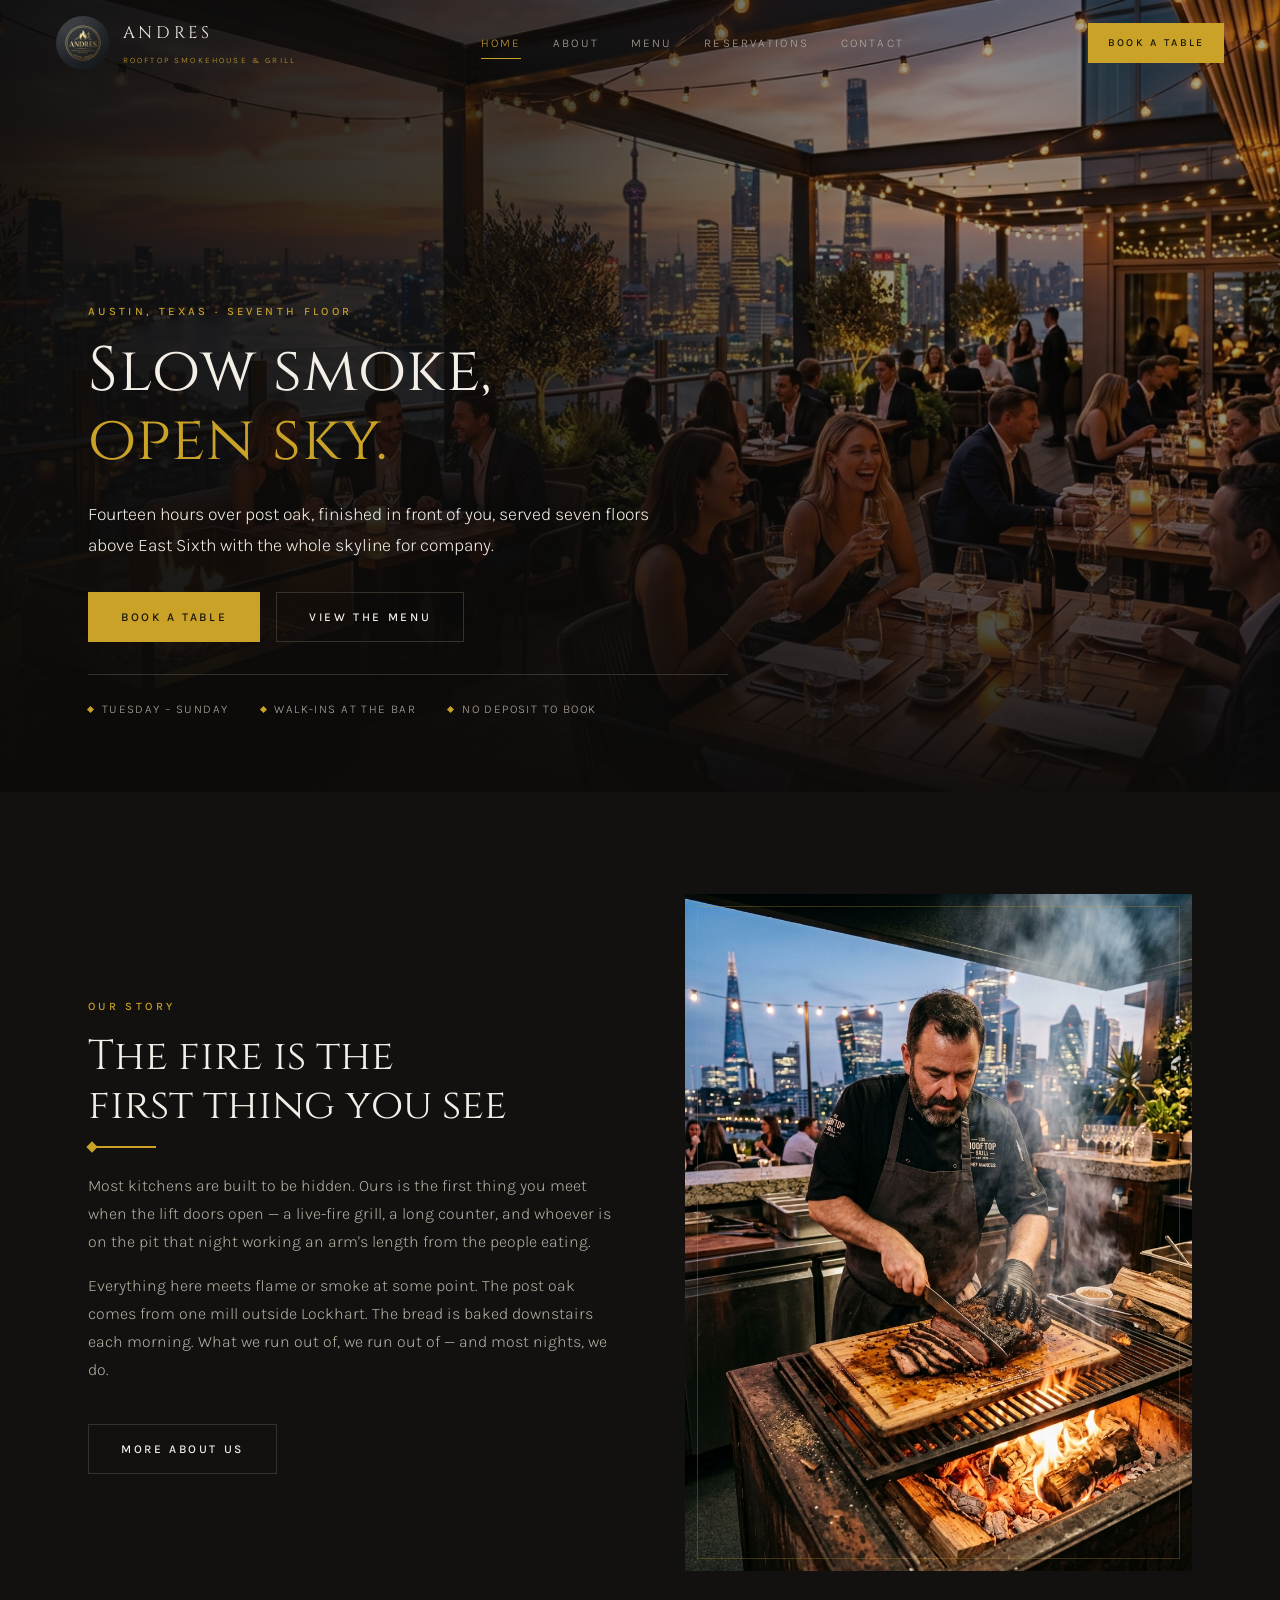
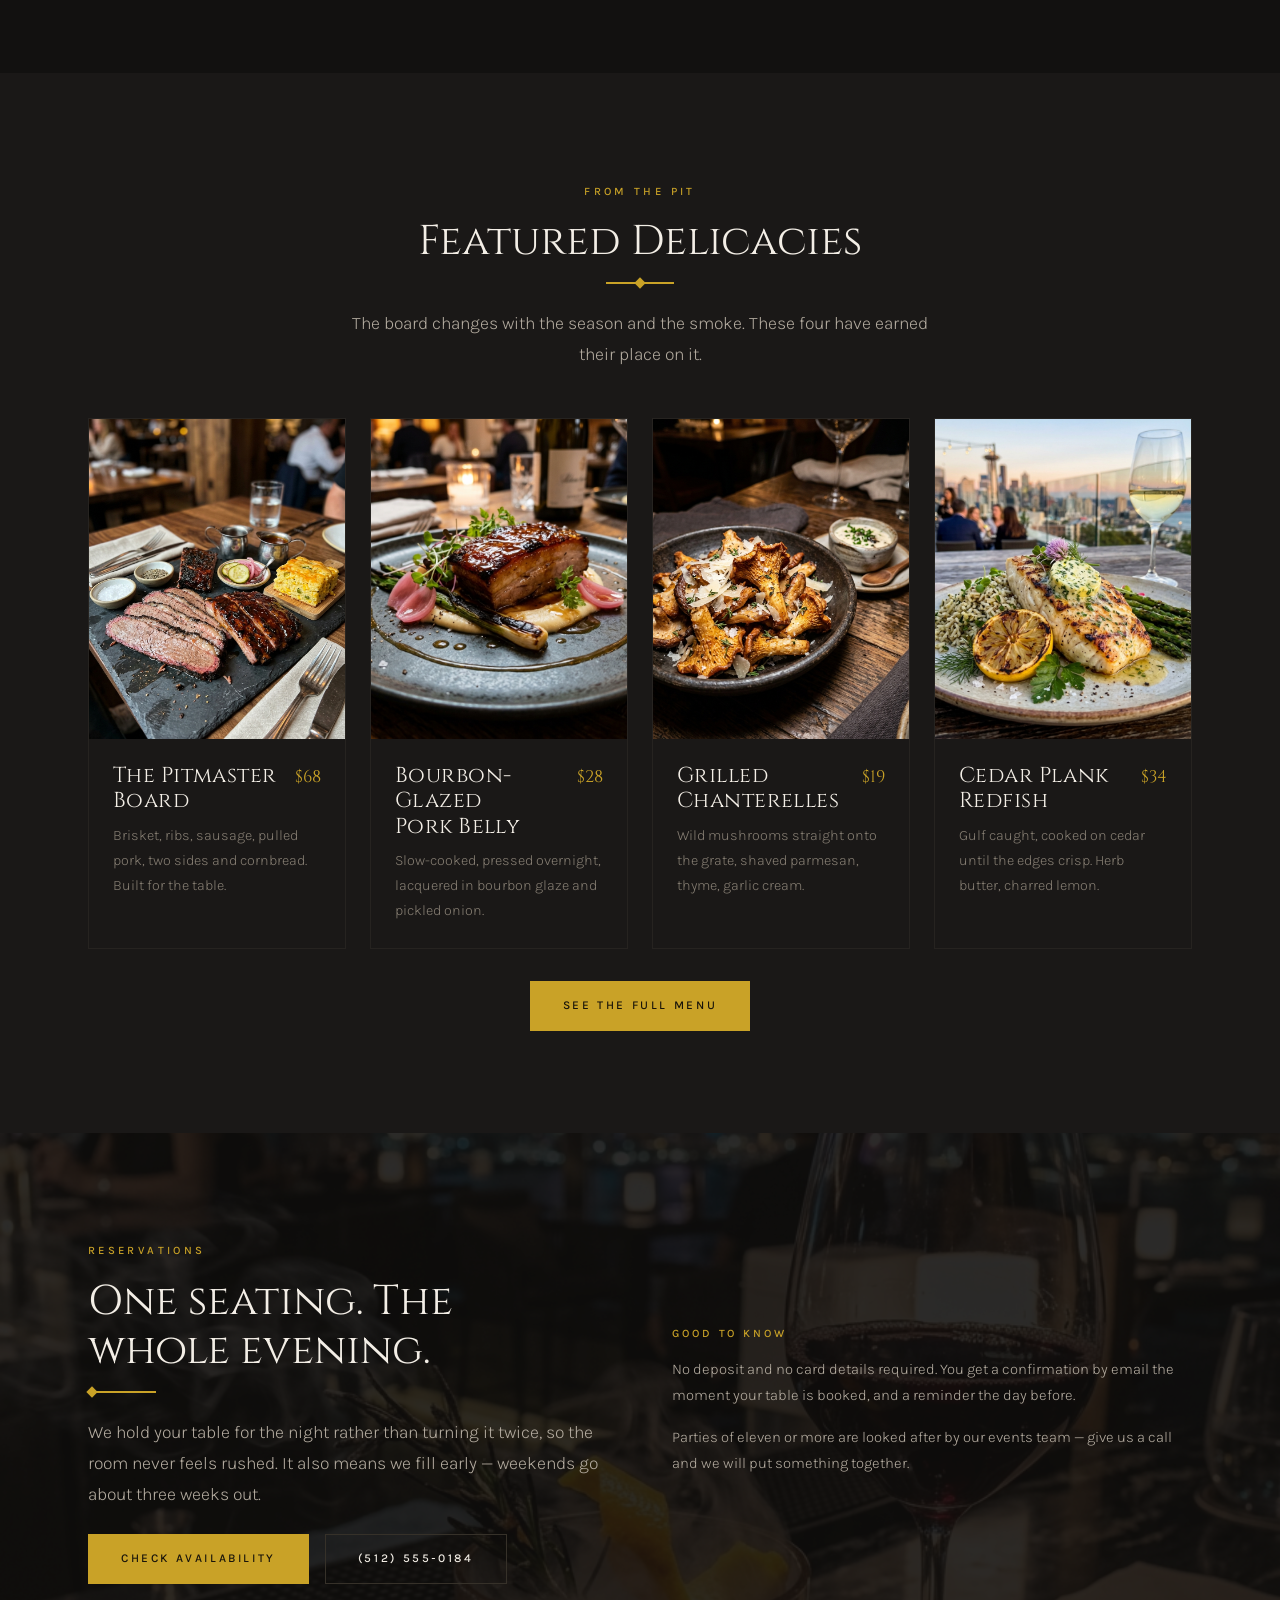
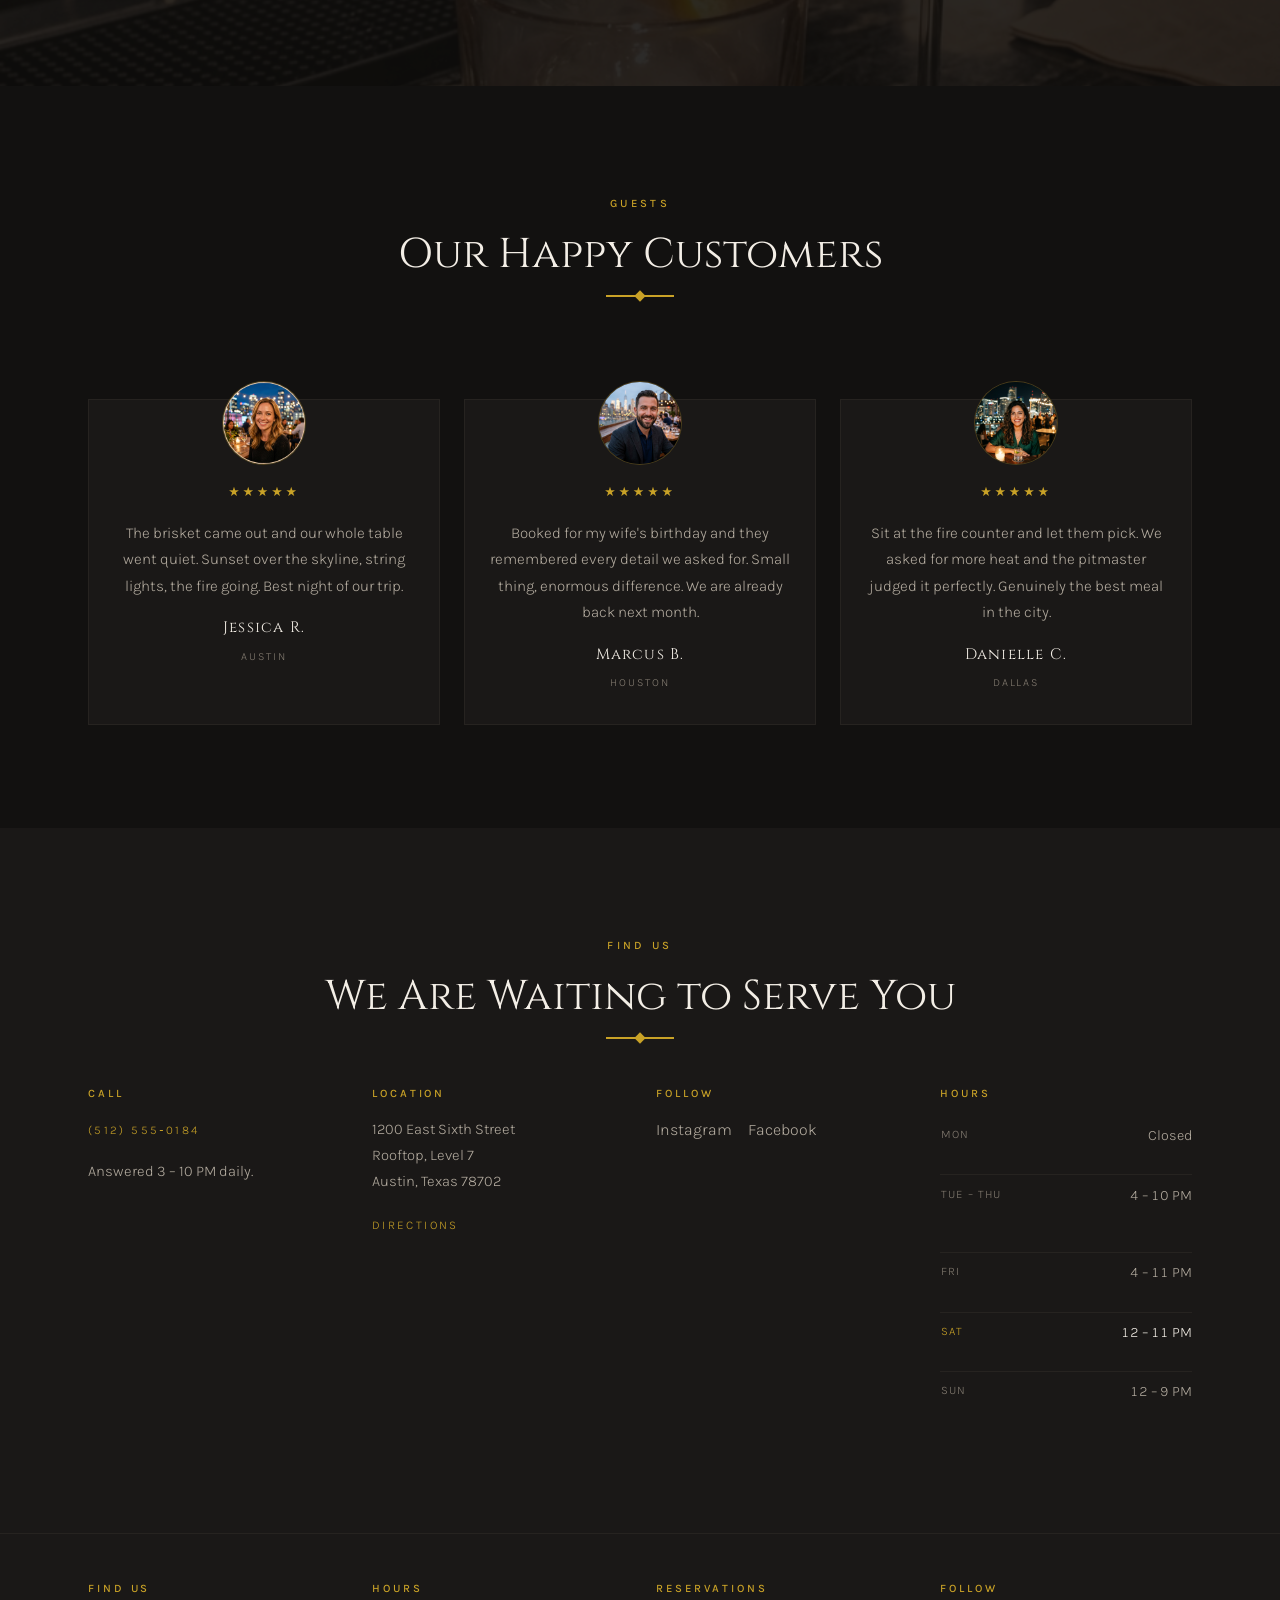
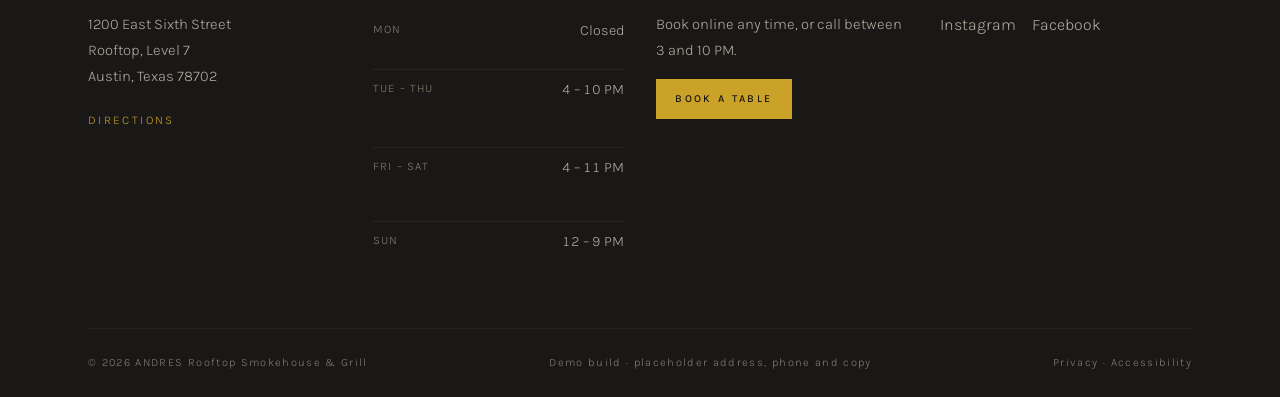
<file: index.html>
<!doctype html>
<html lang="en">
<head>
<meta charset="utf-8">
<meta name="viewport" content="width=device-width, initial-scale=1">
<title>ANDRES — Rooftop Smokehouse and Grill, Austin</title>
<meta name="description" content="Live-fire cooking on an Austin rooftop. Post oak brisket, open flame, and the whole skyline. Reserve a table online — no deposit required.">
<link rel="icon" href="assets/images/logo.jpg">
<link rel="preconnect" href="https://fonts.googleapis.com">
<link rel="preconnect" href="https://fonts.gstatic.com" crossorigin>
<link rel="stylesheet" href="https://fonts.googleapis.com/css2?family=Cinzel:wght@400;500;600&family=Karla:wght@300;400;500&display=swap">
<link rel="stylesheet" href="assets/css/site.css">
</head>
<body>

<a class="skip" href="#main">Skip to content</a>

<header class="site-head">
  <a class="brand" href="index.html">
    <img src="assets/images/logo.jpg" alt="">
    <span>
      <span class="name">ANDRES</span>
      <span class="sub">Rooftop Smokehouse &amp; Grill</span>
    </span>
  </a>
  <nav class="nav" aria-label="Primary">
    <a href="index.html" aria-current="page">Home</a>
    <a href="about.html">About</a>
    <a href="menu.html">Menu</a>
    <a href="reservations.html">Reservations</a>
    <a href="contact.html">Contact</a>
  </nav>
  <a class="btn small head-cta" href="reservations.html">Book a Table</a>
  <button class="burger" type="button" aria-expanded="false" aria-controls="drawer" aria-label="Open menu">
    <span></span><span></span><span></span>
  </button>
</header>

<div class="drawer" id="drawer">
  <a href="index.html">Home</a>
  <a href="about.html">About</a>
  <a href="menu.html">Menu</a>
  <a href="reservations.html">Reservations</a>
  <a href="contact.html">Contact</a>
  <p class="foot">(512) 555&#8209;0184 &middot; 1200 E Sixth St, Austin</p>
</div>

<main id="main">

  <!-- ══════════ Hero ══════════ -->
  <section class="hero">
    <img class="hero-bg" src="assets/images/hero.jpg" alt="" aria-hidden="true">
    <div class="shell">
      <div class="hero-inner">
        <span class="eyebrow">Austin, Texas &middot; Seventh Floor</span>
        <h1>Slow smoke,<br><em>open sky.</em></h1>
        <p class="lede mt4">Fourteen hours over post oak, finished in front of you, served
           seven floors above East Sixth with the whole skyline for company.</p>
        <div class="hero-actions">
          <a class="btn" href="reservations.html">Book a Table</a>
          <a class="btn ghost" href="menu.html">View the Menu</a>
        </div>
        <div class="hero-meta">
          <span>Tuesday &ndash; Sunday</span>
          <span>Walk-ins at the bar</span>
          <span>No deposit to book</span>
        </div>
      </div>
    </div>
  </section>

  <!-- ══════════ Story ══════════ -->
  <section>
    <div class="shell">
      <div class="split wide-left">
        <div data-rev>
          <span class="eyebrow">Our Story</span>
          <h2>The fire is the first thing you see</h2>
          <div class="divider"></div>
          <p>Most kitchens are built to be hidden. Ours is the first thing you meet when the
             lift doors open &mdash; a live-fire grill, a long counter, and whoever is on the
             pit that night working an arm's length from the people eating.</p>
          <p>Everything here meets flame or smoke at some point. The post oak comes from one
             mill outside Lockhart. The bread is baked downstairs each morning. What we run
             out of, we run out of &mdash; and most nights, we do.</p>
          <a class="btn ghost mt4" href="about.html">More About Us</a>
        </div>
        <div class="media tall framed" data-rev>
          <img src="assets/images/welcome.jpg" alt="Our pitmaster slicing brisket over the open fire, skyline behind" loading="lazy">
        </div>
      </div>
    </div>
  </section>

  <!-- ══════════ Featured ══════════ -->
  <section class="alt">
    <div class="shell">
      <div class="sec-head center" data-rev>
        <span class="eyebrow">From the Pit</span>
        <h2>Featured Delicacies</h2>
        <div class="divider"></div>
        <p class="lede">The board changes with the season and the smoke. These four have earned
           their place on it.</p>
      </div>

      <div class="grid">
        <article class="dish" data-rev>
          <div class="shot"><img src="assets/images/delicacy-1.jpg" alt="The Pitmaster Board — brisket, ribs and cornbread on slate" loading="lazy"></div>
          <div class="body">
            <div class="top"><h3>The Pitmaster Board</h3><span class="price">$68</span></div>
            <p>Brisket, ribs, sausage, pulled pork, two sides and cornbread. Built for the table.</p>
          </div>
        </article>

        <article class="dish" data-rev>
          <div class="shot"><img src="assets/images/delicacy-2.jpg" alt="Bourbon-glazed pork belly with celeriac purée" loading="lazy"></div>
          <div class="body">
            <div class="top"><h3>Bourbon-Glazed Pork Belly</h3><span class="price">$28</span></div>
            <p>Slow-cooked, pressed overnight, lacquered in bourbon glaze and pickled onion.</p>
          </div>
        </article>

        <article class="dish" data-rev>
          <div class="shot"><img src="assets/images/delicacy-3.jpg" alt="Grilled chanterelle mushrooms with shaved parmesan" loading="lazy"></div>
          <div class="body">
            <div class="top"><h3>Grilled Chanterelles</h3><span class="price">$19</span></div>
            <p>Wild mushrooms straight onto the grate, shaved parmesan, thyme, garlic cream.</p>
          </div>
        </article>

        <article class="dish" data-rev>
          <div class="shot"><img src="assets/images/delicacy-4.jpg" alt="Cedar plank redfish with herb butter and asparagus" loading="lazy"></div>
          <div class="body">
            <div class="top"><h3>Cedar Plank Redfish</h3><span class="price">$34</span></div>
            <p>Gulf caught, cooked on cedar until the edges crisp. Herb butter, charred lemon.</p>
          </div>
        </article>
      </div>

      <div class="row center mt5">
        <a class="btn" href="menu.html">See the Full Menu</a>
      </div>
    </div>
  </section>

  <!-- ══════════ Reservations strip ══════════ -->
  <section class="strip">
    <img class="strip-bg" src="assets/images/beverages.jpg" alt="" aria-hidden="true" loading="lazy">
    <div class="shell">
      <div class="split">
        <div data-rev>
          <span class="eyebrow">Reservations</span>
          <h2>One seating. The whole evening.</h2>
          <div class="divider"></div>
          <p class="lede">We hold your table for the night rather than turning it twice, so the
             room never feels rushed. It also means we fill early &mdash; weekends go about three
             weeks out.</p>
          <div class="row mt4">
            <a class="btn" href="reservations.html">Check Availability</a>
            <a class="btn ghost" href="tel:+15125550184">(512) 555&#8209;0184</a>
          </div>
        </div>
        <div class="col" data-rev>
          <h4>Good to know</h4>
          <p>No deposit and no card details required. You get a confirmation by email the
             moment your table is booked, and a reminder the day before.</p>
          <p>Parties of eleven or more are looked after by our events team &mdash; give us a call
             and we will put something together.</p>
        </div>
      </div>
    </div>
  </section>

  <!-- ══════════ Reviews ══════════ -->
  <section>
    <div class="shell">
      <div class="sec-head center" data-rev>
        <span class="eyebrow">Guests</span>
        <h2>Our Happy Customers</h2>
        <div class="divider"></div>
      </div>

      <div class="reviews reviews-wrap">
        <figure class="review" data-rev>
          <div class="face"><img src="assets/images/review-1.jpg" alt="" loading="lazy"></div>
          <span class="stars" aria-label="Five out of five">&#9733;&#9733;&#9733;&#9733;&#9733;</span>
          <blockquote>The brisket came out and our whole table went quiet. Sunset over the
            skyline, string lights, the fire going. Best night of our trip.</blockquote>
          <figcaption>Jessica R.<span class="where">Austin</span></figcaption>
        </figure>

        <figure class="review" data-rev>
          <div class="face"><img src="assets/images/review-2.jpg" alt="" loading="lazy"></div>
          <span class="stars" aria-label="Five out of five">&#9733;&#9733;&#9733;&#9733;&#9733;</span>
          <blockquote>Booked for my wife's birthday and they remembered every detail we asked
            for. Small thing, enormous difference. We are already back next month.</blockquote>
          <figcaption>Marcus B.<span class="where">Houston</span></figcaption>
        </figure>

        <figure class="review" data-rev>
          <div class="face"><img src="assets/images/review-3.jpg" alt="" loading="lazy"></div>
          <span class="stars" aria-label="Five out of five">&#9733;&#9733;&#9733;&#9733;&#9733;</span>
          <blockquote>Sit at the fire counter and let them pick. We asked for more heat and the
            pitmaster judged it perfectly. Genuinely the best meal in the city.</blockquote>
          <figcaption>Danielle C.<span class="where">Dallas</span></figcaption>
        </figure>
      </div>
    </div>
  </section>

  <!-- ══════════ Serve you ══════════ -->
  <section class="alt">
    <div class="shell">
      <div class="sec-head center" data-rev>
        <span class="eyebrow">Find Us</span>
        <h2>We Are Waiting to Serve You</h2>
        <div class="divider"></div>
      </div>

      <div class="cols" data-rev>
        <div class="col">
          <h4>Call</h4>
          <p><a class="link-u" href="tel:+15125550184">(512) 555&#8209;0184</a></p>
          <p class="muted">Answered 3 &ndash; 10 PM daily.</p>
        </div>
        <div class="col">
          <h4>Location</h4>
          <p>1200 East Sixth Street<br>Rooftop, Level 7<br>Austin, Texas 78702</p>
          <a class="link-u" href="contact.html">Directions</a>
        </div>
        <div class="col">
          <h4>Follow</h4>
          <div class="socials">
            <a href="#">Instagram</a>
            <a href="#">Facebook</a>
          </div>
        </div>
        <div class="col">
          <h4>Hours</h4>
          <ul class="hours">
            <li data-day="1"><span class="day">Mon</span><span>Closed</span></li>
            <li data-day="2"><span class="day">Tue &ndash; Thu</span><span>4 &ndash; 10 PM</span></li>
            <li data-day="5"><span class="day">Fri</span><span>4 &ndash; 11 PM</span></li>
            <li data-day="6"><span class="day">Sat</span><span>12 &ndash; 11 PM</span></li>
            <li data-day="0"><span class="day">Sun</span><span>12 &ndash; 9 PM</span></li>
          </ul>
        </div>
      </div>
    </div>
  </section>

</main>

<footer class="site-foot">
  <div class="shell">
    <div class="cols">
      <div class="col">
        <h4>Find us</h4>
        <p>1200 East Sixth Street<br>Rooftop, Level 7<br>Austin, Texas 78702</p>
        <a class="link-u" href="contact.html">Directions</a>
      </div>
      <div class="col">
        <h4>Hours</h4>
        <ul class="hours">
          <li data-day="1"><span class="day">Mon</span><span>Closed</span></li>
          <li data-day="2"><span class="day">Tue &ndash; Thu</span><span>4 &ndash; 10 PM</span></li>
          <li data-day="5"><span class="day">Fri &ndash; Sat</span><span>4 &ndash; 11 PM</span></li>
          <li data-day="0"><span class="day">Sun</span><span>12 &ndash; 9 PM</span></li>
        </ul>
      </div>
      <div class="col">
        <h4>Reservations</h4>
        <p class="muted">Book online any time, or call between 3 and 10 PM.</p>
        <a class="btn small" href="reservations.html">Book a Table</a>
      </div>
      <div class="col">
        <h4>Follow</h4>
        <div class="socials">
          <a href="#">Instagram</a>
          <a href="#">Facebook</a>
        </div>
      </div>
    </div>
    <div class="foot-bar">
      <span>&copy; <span data-year>2026</span> ANDRES Rooftop Smokehouse &amp; Grill</span>
      <span>Demo build &middot; placeholder address, phone and copy</span>
      <span>Privacy &middot; Accessibility</span>
    </div>
  </div>
</footer>

<script src="assets/js/site.js"></script>
</body>
</html>
</file>
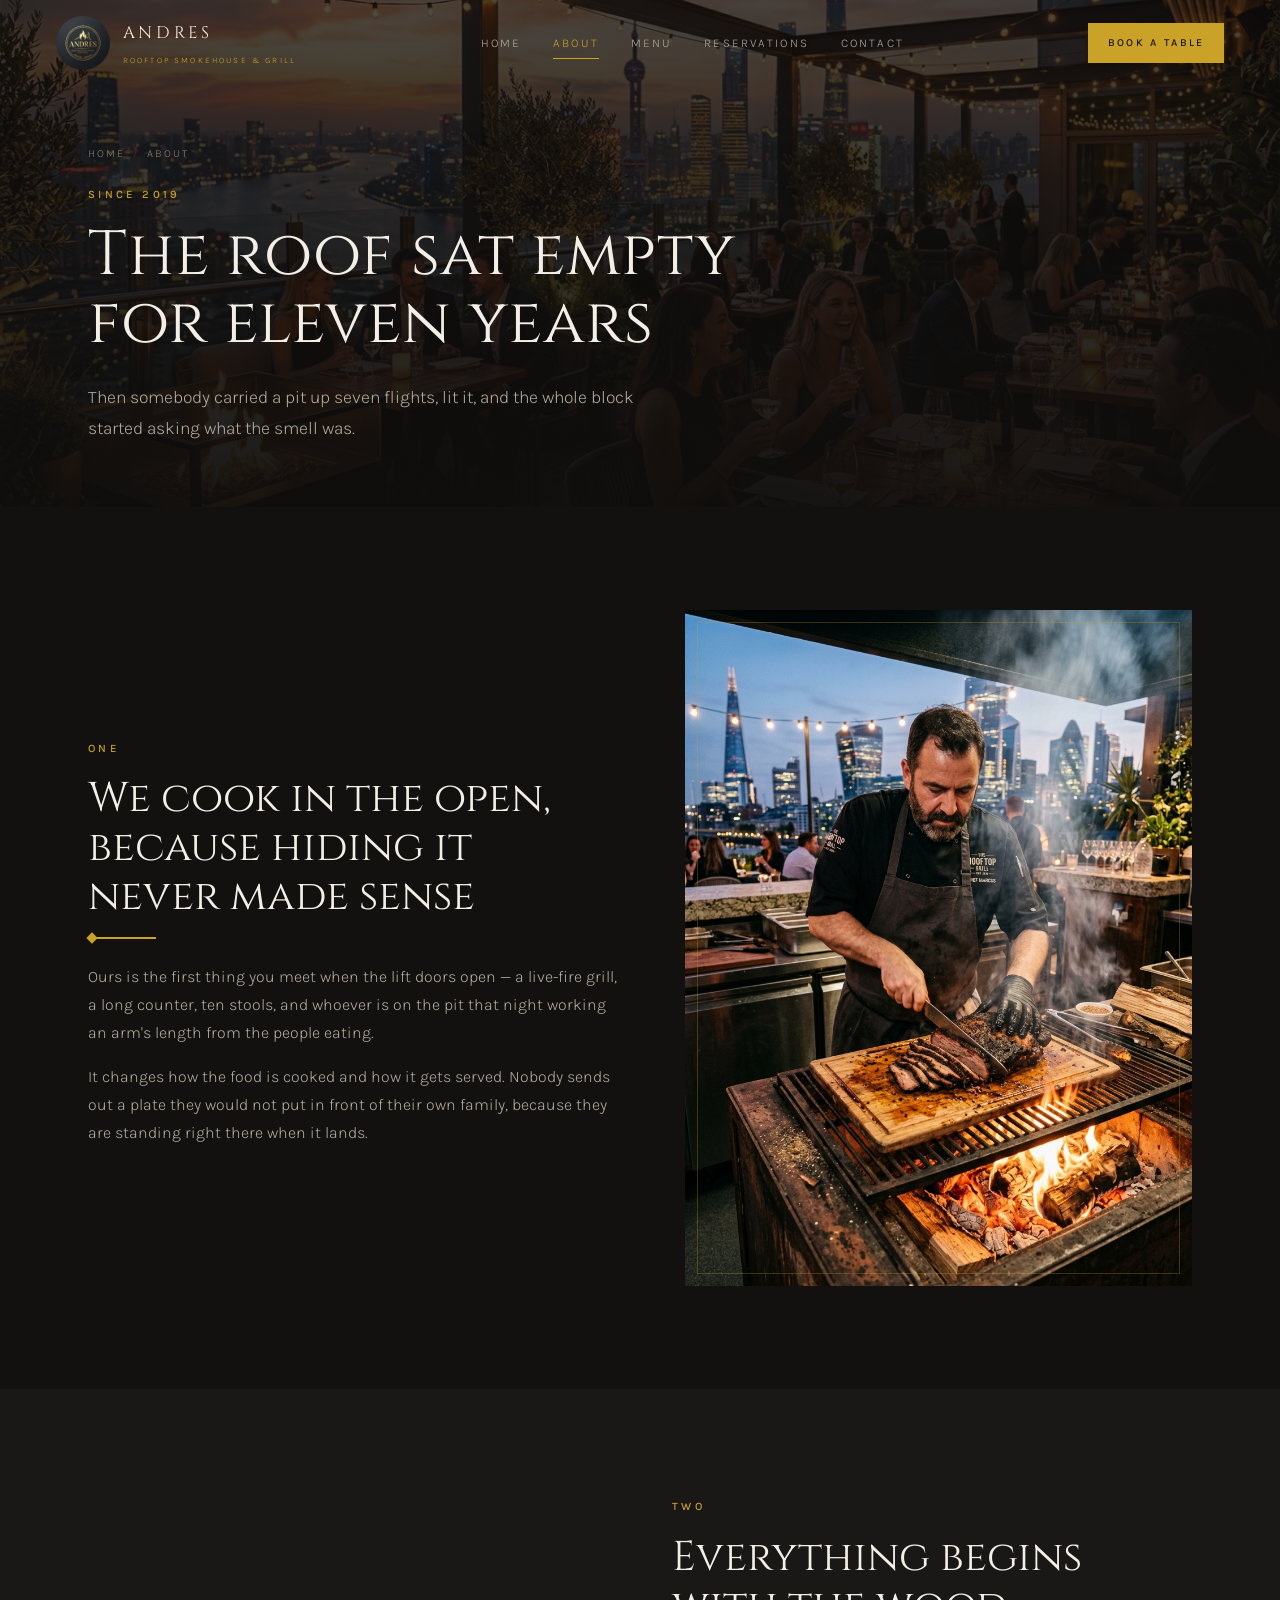
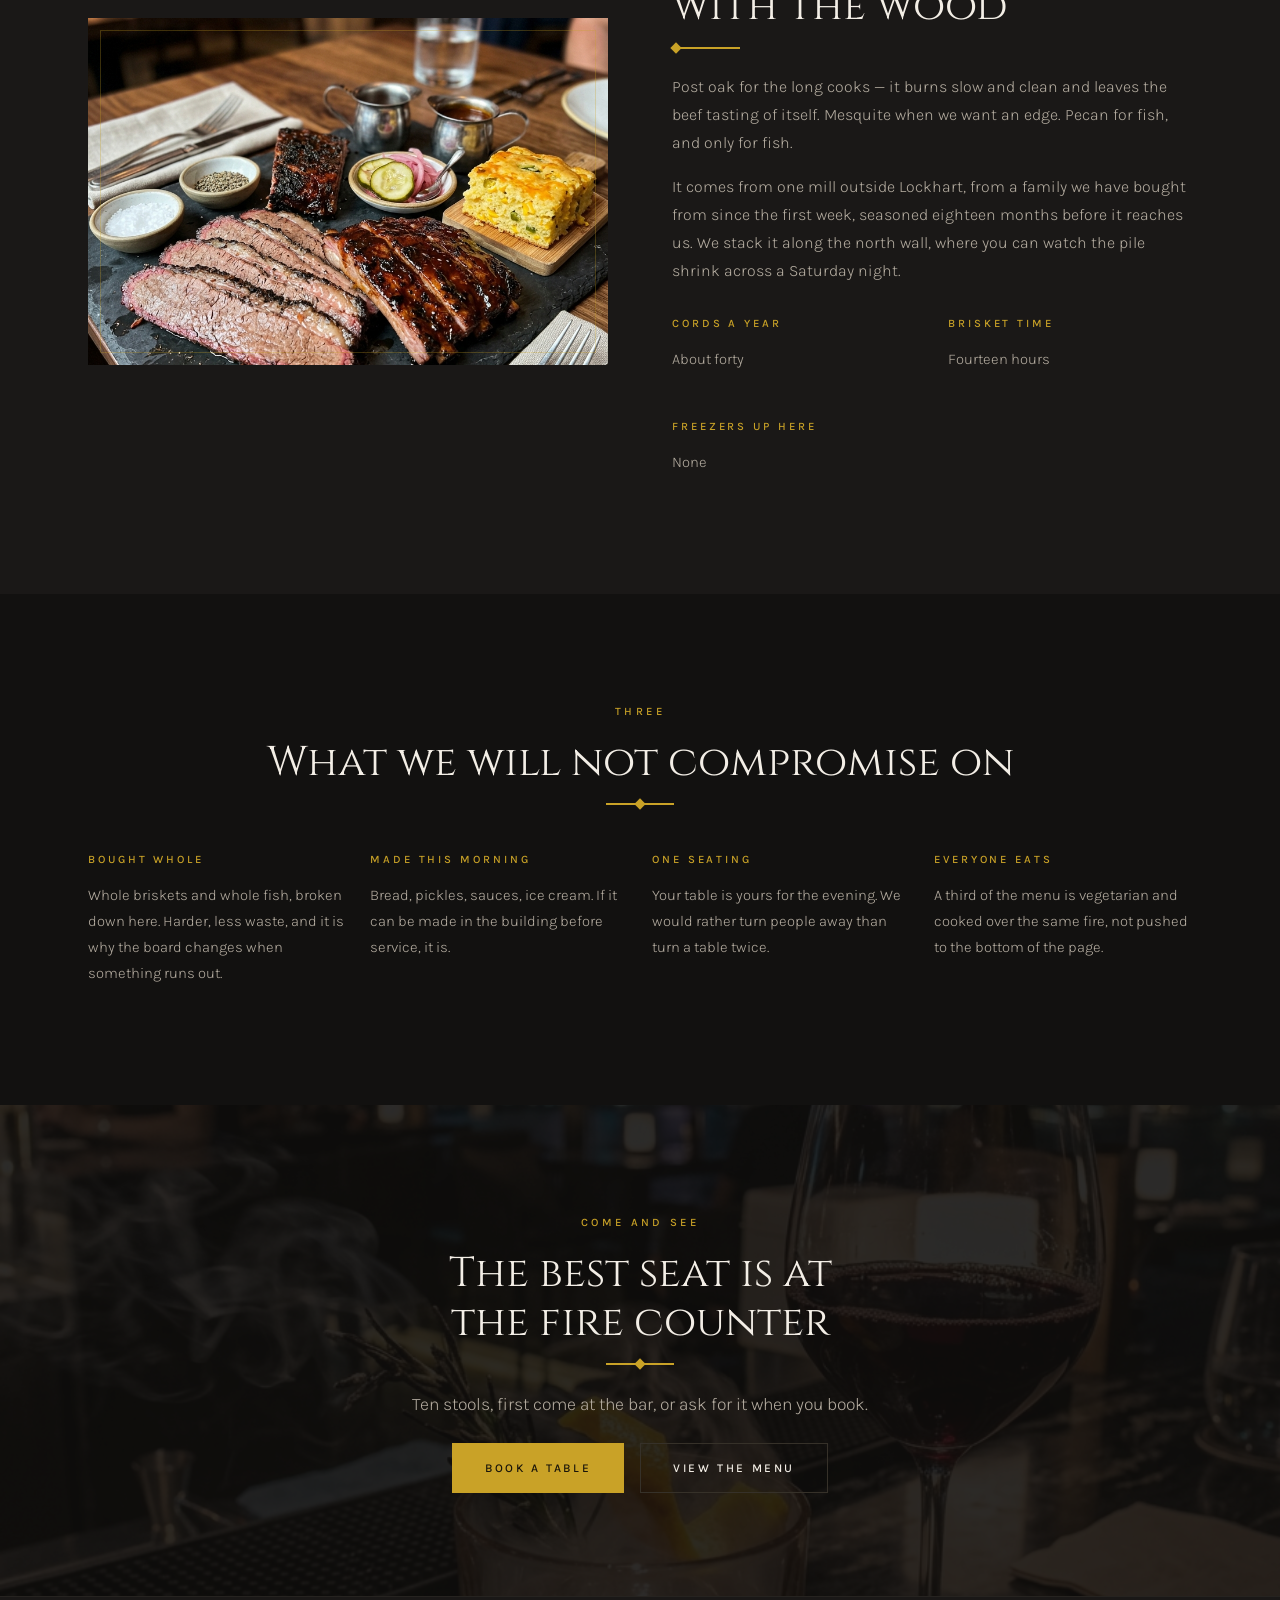
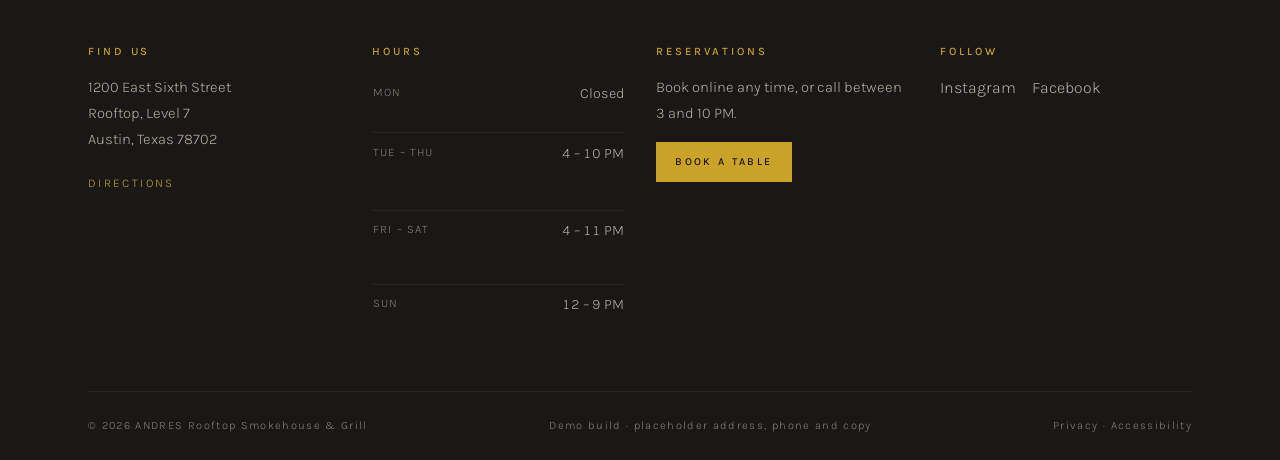
<file: about.html>
<!doctype html>
<html lang="en">
<head>
<meta charset="utf-8">
<meta name="viewport" content="width=device-width, initial-scale=1">
<title>About — ANDRES Rooftop Smokehouse and Grill</title>
<meta name="description" content="How a disused Austin rooftop became a live-fire smokehouse. The wood, the pit, the people, and why there is no freezer on this floor.">
<link rel="icon" href="assets/images/logo.jpg">
<link rel="preconnect" href="https://fonts.googleapis.com">
<link rel="preconnect" href="https://fonts.gstatic.com" crossorigin>
<link rel="stylesheet" href="https://fonts.googleapis.com/css2?family=Cinzel:wght@400;500;600&family=Karla:wght@300;400;500&display=swap">
<link rel="stylesheet" href="assets/css/site.css">
</head>
<body>

<a class="skip" href="#main">Skip to content</a>

<header class="site-head">
  <a class="brand" href="index.html">
    <img src="assets/images/logo.jpg" alt="">
    <span>
      <span class="name">ANDRES</span>
      <span class="sub">Rooftop Smokehouse &amp; Grill</span>
    </span>
  </a>
  <nav class="nav" aria-label="Primary">
    <a href="index.html">Home</a>
    <a href="about.html" aria-current="page">About</a>
    <a href="menu.html">Menu</a>
    <a href="reservations.html">Reservations</a>
    <a href="contact.html">Contact</a>
  </nav>
  <a class="btn small head-cta" href="reservations.html">Book a Table</a>
  <button class="burger" type="button" aria-expanded="false" aria-controls="drawer" aria-label="Open menu">
    <span></span><span></span><span></span>
  </button>
</header>

<div class="drawer" id="drawer">
  <a href="index.html">Home</a>
  <a href="about.html">About</a>
  <a href="menu.html">Menu</a>
  <a href="reservations.html">Reservations</a>
  <a href="contact.html">Contact</a>
  <p class="foot">(512) 555&#8209;0184 &middot; 1200 E Sixth St, Austin</p>
</div>

<main id="main">

  <div class="page-head">
    <img class="page-bg" src="assets/images/hero.jpg" alt="" aria-hidden="true">
    <div class="shell">
      <p class="crumbs"><a href="index.html">Home</a><span>/</span>About</p>
      <span class="eyebrow">Since 2019</span>
      <h1>The roof sat empty<br>for eleven years</h1>
      <p class="lede mt4">Then somebody carried a pit up seven flights, lit it, and the whole
         block started asking what the smell was.</p>
    </div>
  </div>

  <!-- ══════════ Open kitchen ══════════ -->
  <section>
    <div class="shell">
      <div class="split wide-left">
        <div data-rev>
          <span class="eyebrow">One</span>
          <h2>We cook in the open, because hiding it never made sense</h2>
          <div class="divider"></div>
          <p>Ours is the first thing you meet when the lift doors open &mdash; a live-fire grill,
             a long counter, ten stools, and whoever is on the pit that night working an arm's
             length from the people eating.</p>
          <p>It changes how the food is cooked and how it gets served. Nobody sends out a plate
             they would not put in front of their own family, because they are standing right
             there when it lands.</p>
        </div>
        <div class="media tall framed" data-rev>
          <img src="assets/images/welcome.jpg" alt="Our pitmaster slicing brisket over the open fire" loading="lazy">
        </div>
      </div>
    </div>
  </section>

  <!-- ══════════ The wood ══════════ -->
  <section class="alt">
    <div class="shell">
      <div class="split">
        <div class="media wide framed" data-rev>
          <img src="assets/images/delicacy-1.jpg" alt="Brisket, ribs and cornbread on slate" loading="lazy">
        </div>
        <div data-rev>
          <span class="eyebrow">Two</span>
          <h2>Everything begins with the wood</h2>
          <div class="divider"></div>
          <p>Post oak for the long cooks &mdash; it burns slow and clean and leaves the beef
             tasting of itself. Mesquite when we want an edge. Pecan for fish, and only for fish.</p>
          <p>It comes from one mill outside Lockhart, from a family we have bought from since the
             first week, seasoned eighteen months before it reaches us. We stack it along the north
             wall, where you can watch the pile shrink across a Saturday night.</p>

          <div class="cols mt5">
            <div class="col">
              <h4>Cords a year</h4>
              <p>About forty</p>
            </div>
            <div class="col">
              <h4>Brisket time</h4>
              <p>Fourteen hours</p>
            </div>
            <div class="col">
              <h4>Freezers up here</h4>
              <p>None</p>
            </div>
          </div>
        </div>
      </div>
    </div>
  </section>

  <!-- ══════════ Values ══════════ -->
  <section>
    <div class="shell">
      <div class="sec-head center" data-rev>
        <span class="eyebrow">Three</span>
        <h2>What we will not compromise on</h2>
        <div class="divider"></div>
      </div>
      <div class="grid">
        <div class="col" data-rev>
          <h4>Bought whole</h4>
          <p>Whole briskets and whole fish, broken down here. Harder, less waste, and it is why
             the board changes when something runs out.</p>
        </div>
        <div class="col" data-rev>
          <h4>Made this morning</h4>
          <p>Bread, pickles, sauces, ice cream. If it can be made in the building before
             service, it is.</p>
        </div>
        <div class="col" data-rev>
          <h4>One seating</h4>
          <p>Your table is yours for the evening. We would rather turn people away than turn a
             table twice.</p>
        </div>
        <div class="col" data-rev>
          <h4>Everyone eats</h4>
          <p>A third of the menu is vegetarian and cooked over the same fire, not pushed to the
             bottom of the page.</p>
        </div>
      </div>
    </div>
  </section>

  <!-- ══════════ CTA ══════════ -->
  <section class="strip">
    <img class="strip-bg" src="assets/images/beverages.jpg" alt="" aria-hidden="true" loading="lazy">
    <div class="shell narrow center" data-rev>
      <span class="eyebrow">Come and see</span>
      <h2>The best seat is at the fire counter</h2>
      <div class="divider"></div>
      <p class="lede" style="margin-inline:auto">Ten stools, first come at the bar, or ask for
         it when you book.</p>
      <div class="row center mt4">
        <a class="btn" href="reservations.html">Book a Table</a>
        <a class="btn ghost" href="menu.html">View the Menu</a>
      </div>
    </div>
  </section>

</main>

<footer class="site-foot">
  <div class="shell">
    <div class="cols">
      <div class="col">
        <h4>Find us</h4>
        <p>1200 East Sixth Street<br>Rooftop, Level 7<br>Austin, Texas 78702</p>
        <a class="link-u" href="contact.html">Directions</a>
      </div>
      <div class="col">
        <h4>Hours</h4>
        <ul class="hours">
          <li data-day="1"><span class="day">Mon</span><span>Closed</span></li>
          <li data-day="2"><span class="day">Tue &ndash; Thu</span><span>4 &ndash; 10 PM</span></li>
          <li data-day="5"><span class="day">Fri &ndash; Sat</span><span>4 &ndash; 11 PM</span></li>
          <li data-day="0"><span class="day">Sun</span><span>12 &ndash; 9 PM</span></li>
        </ul>
      </div>
      <div class="col">
        <h4>Reservations</h4>
        <p class="muted">Book online any time, or call between 3 and 10 PM.</p>
        <a class="btn small" href="reservations.html">Book a Table</a>
      </div>
      <div class="col">
        <h4>Follow</h4>
        <div class="socials">
          <a href="#">Instagram</a>
          <a href="#">Facebook</a>
        </div>
      </div>
    </div>
    <div class="foot-bar">
      <span>&copy; <span data-year>2026</span> ANDRES Rooftop Smokehouse &amp; Grill</span>
      <span>Demo build &middot; placeholder address, phone and copy</span>
      <span>Privacy &middot; Accessibility</span>
    </div>
  </div>
</footer>

<script src="assets/js/site.js"></script>
</body>
</html>
</file>
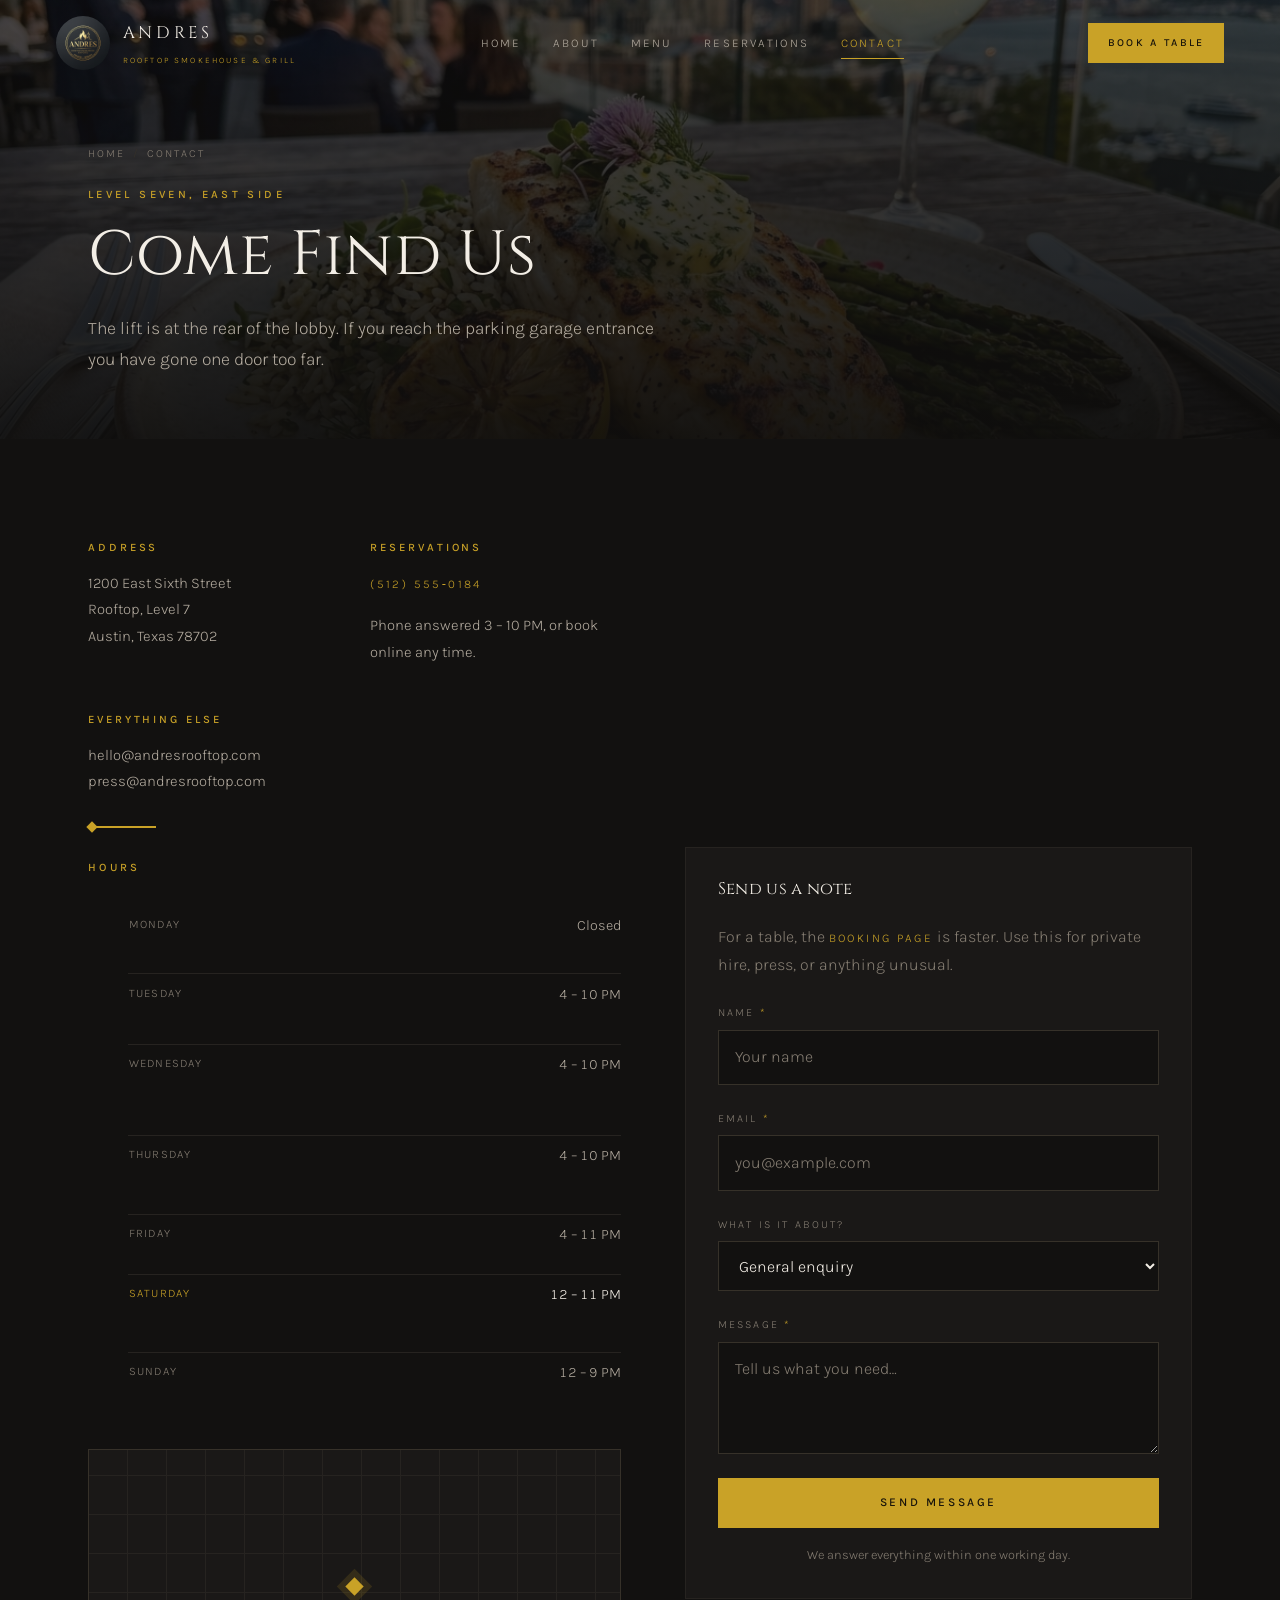
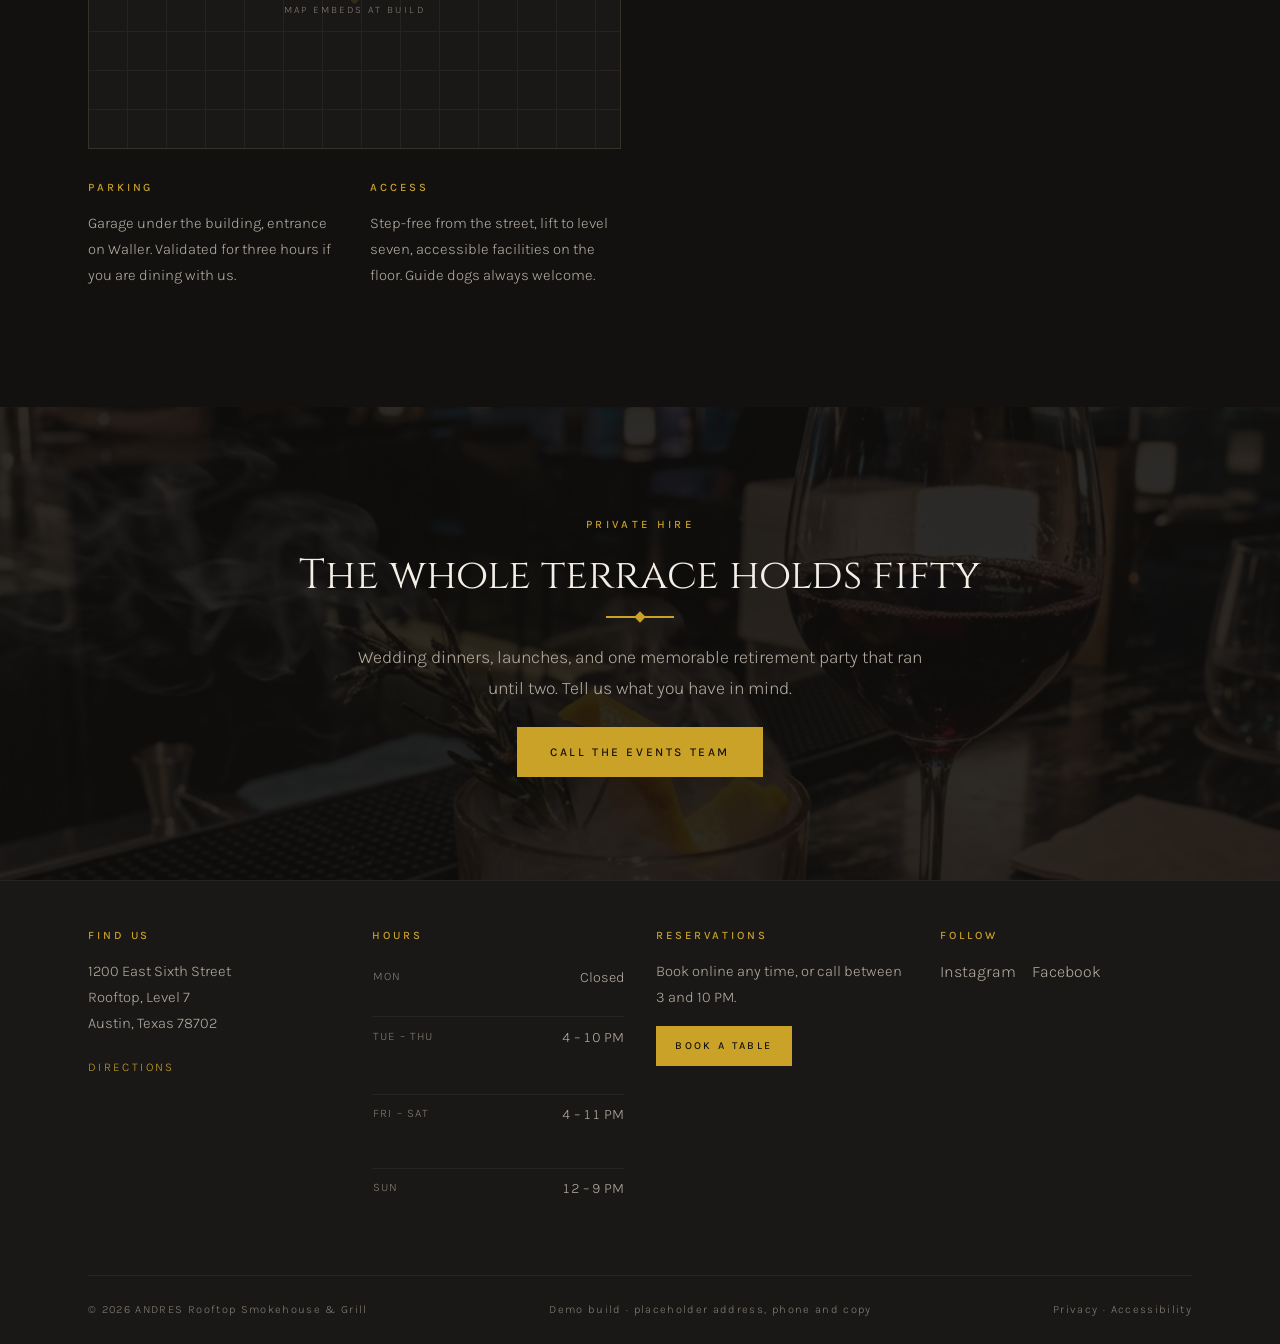
<file: contact.html>
<!doctype html>
<html lang="en">
<head>
<meta charset="utf-8">
<meta name="viewport" content="width=device-width, initial-scale=1">
<title>Contact — ANDRES Rooftop Smokehouse and Grill</title>
<meta name="description" content="Find ANDRES on level seven, 1200 East Sixth Street, Austin. Hours, parking, access, private hire and press enquiries.">
<link rel="icon" href="assets/images/logo.jpg">
<link rel="preconnect" href="https://fonts.googleapis.com">
<link rel="preconnect" href="https://fonts.gstatic.com" crossorigin>
<link rel="stylesheet" href="https://fonts.googleapis.com/css2?family=Cinzel:wght@400;500;600&family=Karla:wght@300;400;500&display=swap">
<link rel="stylesheet" href="assets/css/site.css">
</head>
<body>

<a class="skip" href="#main">Skip to content</a>

<header class="site-head">
  <a class="brand" href="index.html">
    <img src="assets/images/logo.jpg" alt="">
    <span>
      <span class="name">ANDRES</span>
      <span class="sub">Rooftop Smokehouse &amp; Grill</span>
    </span>
  </a>
  <nav class="nav" aria-label="Primary">
    <a href="index.html">Home</a>
    <a href="about.html">About</a>
    <a href="menu.html">Menu</a>
    <a href="reservations.html">Reservations</a>
    <a href="contact.html" aria-current="page">Contact</a>
  </nav>
  <a class="btn small head-cta" href="reservations.html">Book a Table</a>
  <button class="burger" type="button" aria-expanded="false" aria-controls="drawer" aria-label="Open menu">
    <span></span><span></span><span></span>
  </button>
</header>

<div class="drawer" id="drawer">
  <a href="index.html">Home</a>
  <a href="about.html">About</a>
  <a href="menu.html">Menu</a>
  <a href="reservations.html">Reservations</a>
  <a href="contact.html">Contact</a>
  <p class="foot">(512) 555&#8209;0184 &middot; 1200 E Sixth St, Austin</p>
</div>

<main id="main">

  <div class="page-head">
    <img class="page-bg" src="assets/images/delicacy-4.jpg" alt="" aria-hidden="true">
    <div class="shell">
      <p class="crumbs"><a href="index.html">Home</a><span>/</span>Contact</p>
      <span class="eyebrow">Level seven, east side</span>
      <h1>Come Find Us</h1>
      <p class="lede mt4">The lift is at the rear of the lobby. If you reach the parking garage
         entrance you have gone one door too far.</p>
    </div>
  </div>

  <section>
    <div class="shell">
      <div class="split wide-left">

        <!-- ─── details ─── -->
        <div data-rev>
          <div class="cols">
            <div class="col">
              <h4>Address</h4>
              <p>1200 East Sixth Street<br>Rooftop, Level 7<br>Austin, Texas 78702</p>
            </div>
            <div class="col">
              <h4>Reservations</h4>
              <p><a class="link-u" href="tel:+15125550184">(512) 555&#8209;0184</a></p>
              <p class="muted">Phone answered 3 &ndash; 10 PM, or book online any time.</p>
            </div>
            <div class="col">
              <h4>Everything else</h4>
              <p class="muted">hello@andresrooftop.com<br>press@andresrooftop.com</p>
            </div>
          </div>

          <div class="divider mt5"></div>

          <h4 class="eyebrow">Hours</h4>
          <ul class="hours">
            <li data-day="1"><span class="day">Monday</span><span>Closed</span></li>
            <li data-day="2"><span class="day">Tuesday</span><span>4 &ndash; 10 PM</span></li>
            <li data-day="3"><span class="day">Wednesday</span><span>4 &ndash; 10 PM</span></li>
            <li data-day="4"><span class="day">Thursday</span><span>4 &ndash; 10 PM</span></li>
            <li data-day="5"><span class="day">Friday</span><span>4 &ndash; 11 PM</span></li>
            <li data-day="6"><span class="day">Saturday</span><span>12 &ndash; 11 PM</span></li>
            <li data-day="0"><span class="day">Sunday</span><span>12 &ndash; 9 PM</span></li>
          </ul>

          <div class="map mt5">
            <span class="pin"></span>
            <span class="lbl">Map embeds at build</span>
          </div>

          <div class="cols mt5">
            <div class="col">
              <h4>Parking</h4>
              <p>Garage under the building, entrance on Waller. Validated for three hours if
                 you are dining with us.</p>
            </div>
            <div class="col">
              <h4>Access</h4>
              <p>Step-free from the street, lift to level seven, accessible facilities on the
                 floor. Guide dogs always welcome.</p>
            </div>
          </div>
        </div>

        <!-- ─── form ─── -->
        <div data-rev>
          <div class="panel">
            <div class="panel-head"><h3>Send us a note</h3></div>
            <p class="muted">For a table, the <a class="link-u" href="reservations.html">booking
               page</a> is faster. Use this for private hire, press, or anything unusual.</p>

            <form class="mt4" data-contact novalidate>
              <div class="form-grid">
                <div class="field">
                  <label for="c-name">Name <span class="req">*</span></label>
                  <input id="c-name" name="name" type="text" autocomplete="name" required placeholder="Your name">
                  <span class="err">Please tell us your name.</span>
                </div>

                <div class="field">
                  <label for="c-email">Email <span class="req">*</span></label>
                  <input id="c-email" name="email" type="email" autocomplete="email" required placeholder="you@example.com">
                  <span class="err">That does not look like a working email address.</span>
                </div>

                <div class="field">
                  <label for="c-subject">What is it about?</label>
                  <select id="c-subject" name="subject">
                    <option>General enquiry</option>
                    <option>Private hire &amp; events</option>
                    <option>Press</option>
                    <option>Careers</option>
                    <option>Feedback</option>
                  </select>
                </div>

                <div class="field">
                  <label for="c-message">Message <span class="req">*</span></label>
                  <textarea id="c-message" name="message" required placeholder="Tell us what you need…"></textarea>
                  <span class="err">Please write us a line or two.</span>
                </div>
              </div>

              <button class="btn mt4" type="submit" style="width:100%">Send Message</button>
              <p class="note center">We answer everything within one working day.</p>
            </form>

            <div class="confirm" data-sent>
              <div class="seal"><span>&#10003;</span></div>
              <h3>Thank you &mdash; that reached us</h3>
              <p class="muted">Someone will come back to you within one working day.</p>
              <p class="note">Demo only &mdash; nothing was actually sent.</p>
            </div>
          </div>
        </div>

      </div>
    </div>
  </section>

  <section class="strip">
    <img class="strip-bg" src="assets/images/beverages.jpg" alt="" aria-hidden="true" loading="lazy">
    <div class="shell narrow center" data-rev>
      <span class="eyebrow">Private hire</span>
      <h2>The whole terrace holds fifty</h2>
      <div class="divider"></div>
      <p class="lede" style="margin-inline:auto">Wedding dinners, launches, and one memorable
         retirement party that ran until two. Tell us what you have in mind.</p>
      <div class="row center mt4">
        <a class="btn" href="tel:+15125550184">Call the Events Team</a>
      </div>
    </div>
  </section>

</main>

<footer class="site-foot">
  <div class="shell">
    <div class="cols">
      <div class="col">
        <h4>Find us</h4>
        <p>1200 East Sixth Street<br>Rooftop, Level 7<br>Austin, Texas 78702</p>
        <a class="link-u" href="contact.html">Directions</a>
      </div>
      <div class="col">
        <h4>Hours</h4>
        <ul class="hours">
          <li data-day="1"><span class="day">Mon</span><span>Closed</span></li>
          <li data-day="2"><span class="day">Tue &ndash; Thu</span><span>4 &ndash; 10 PM</span></li>
          <li data-day="5"><span class="day">Fri &ndash; Sat</span><span>4 &ndash; 11 PM</span></li>
          <li data-day="0"><span class="day">Sun</span><span>12 &ndash; 9 PM</span></li>
        </ul>
      </div>
      <div class="col">
        <h4>Reservations</h4>
        <p class="muted">Book online any time, or call between 3 and 10 PM.</p>
        <a class="btn small" href="reservations.html">Book a Table</a>
      </div>
      <div class="col">
        <h4>Follow</h4>
        <div class="socials">
          <a href="#">Instagram</a>
          <a href="#">Facebook</a>
        </div>
      </div>
    </div>
    <div class="foot-bar">
      <span>&copy; <span data-year>2026</span> ANDRES Rooftop Smokehouse &amp; Grill</span>
      <span>Demo build &middot; placeholder address, phone and copy</span>
      <span>Privacy &middot; Accessibility</span>
    </div>
  </div>
</footer>

<script src="assets/js/site.js"></script>
</body>
</html>
</file>
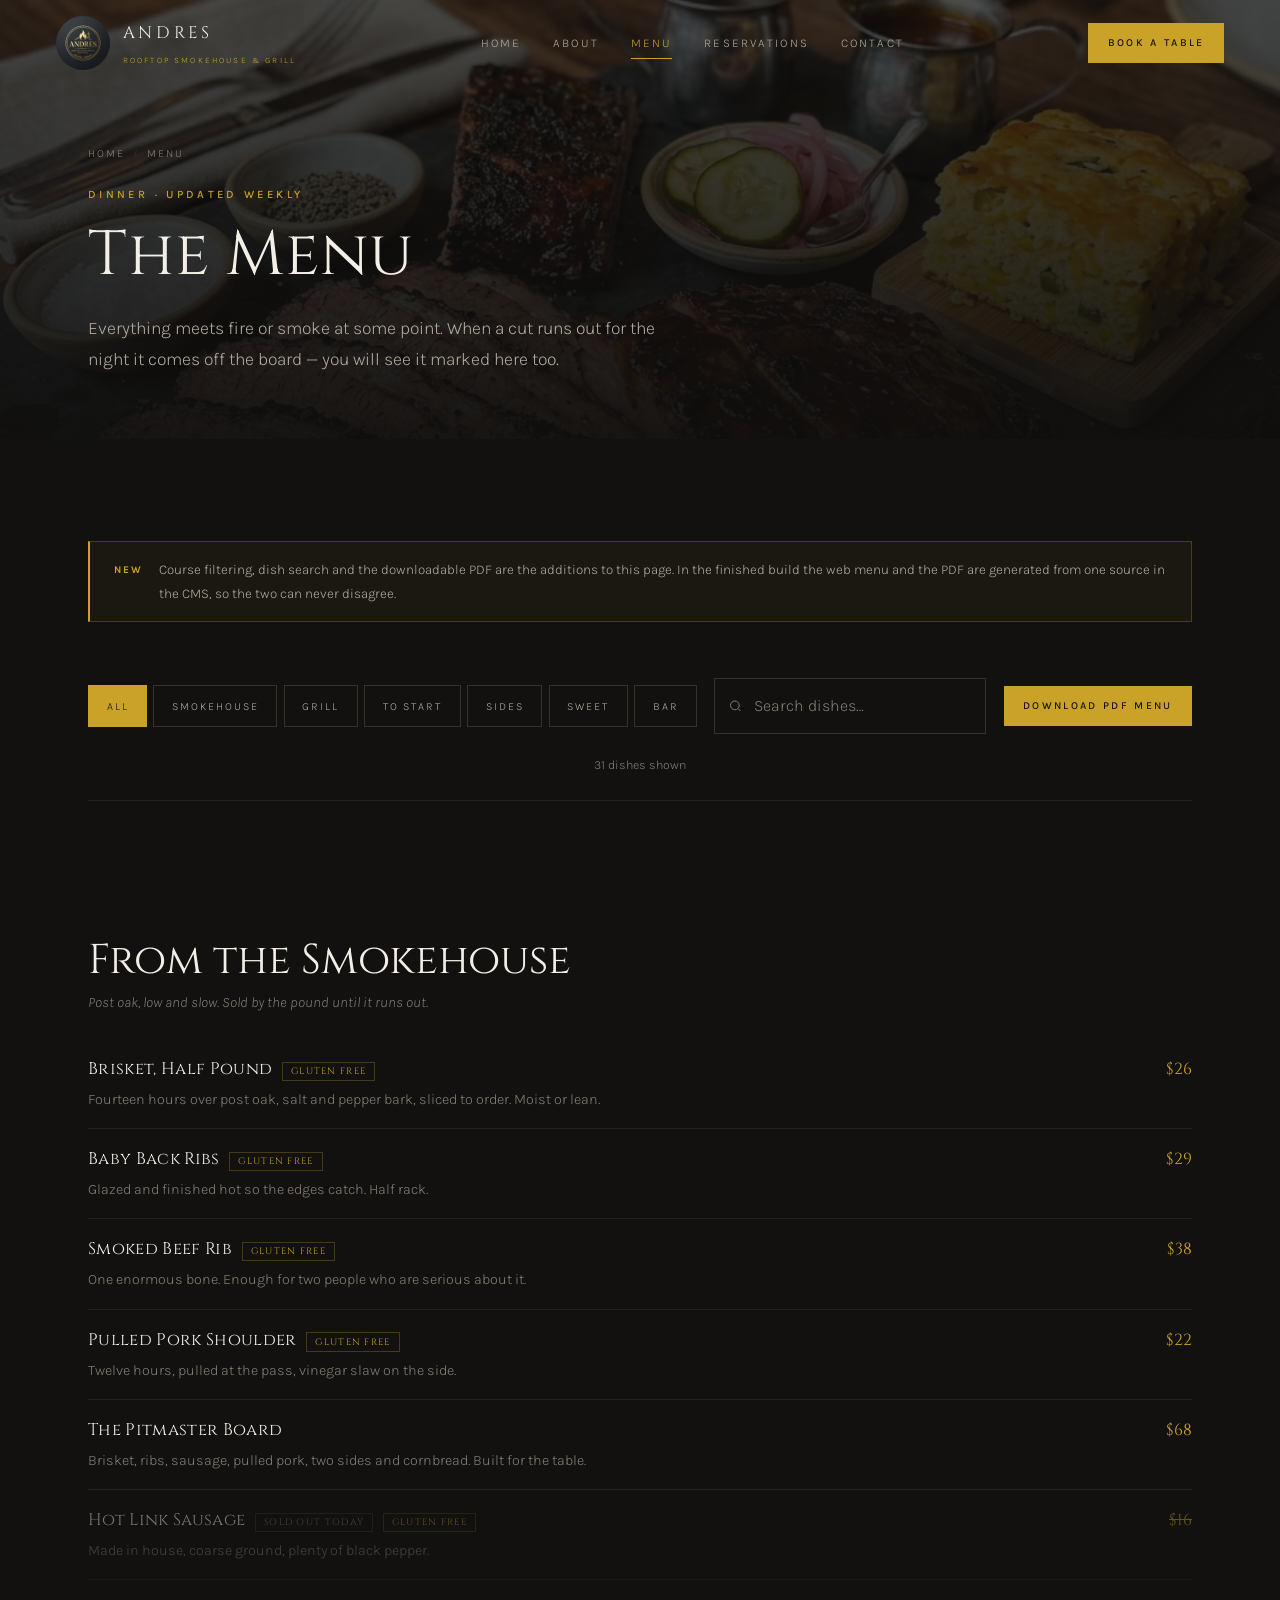
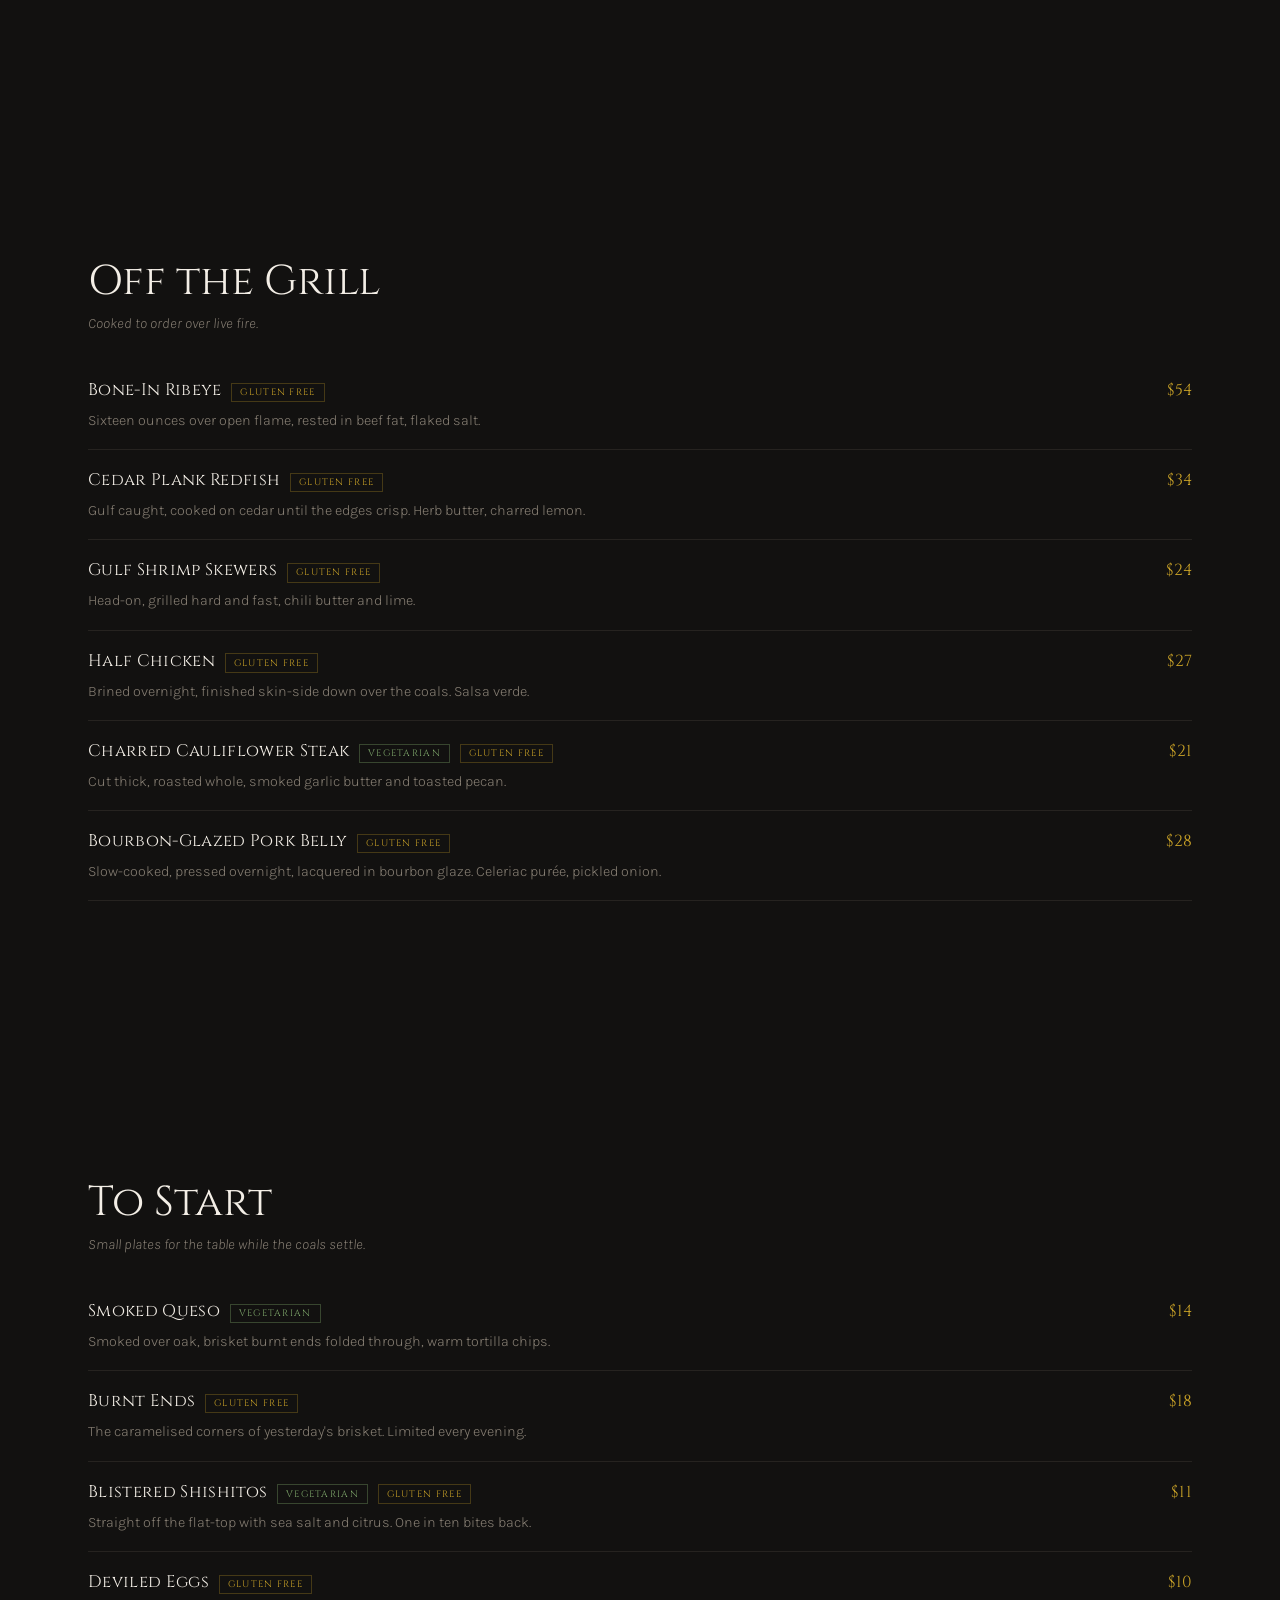
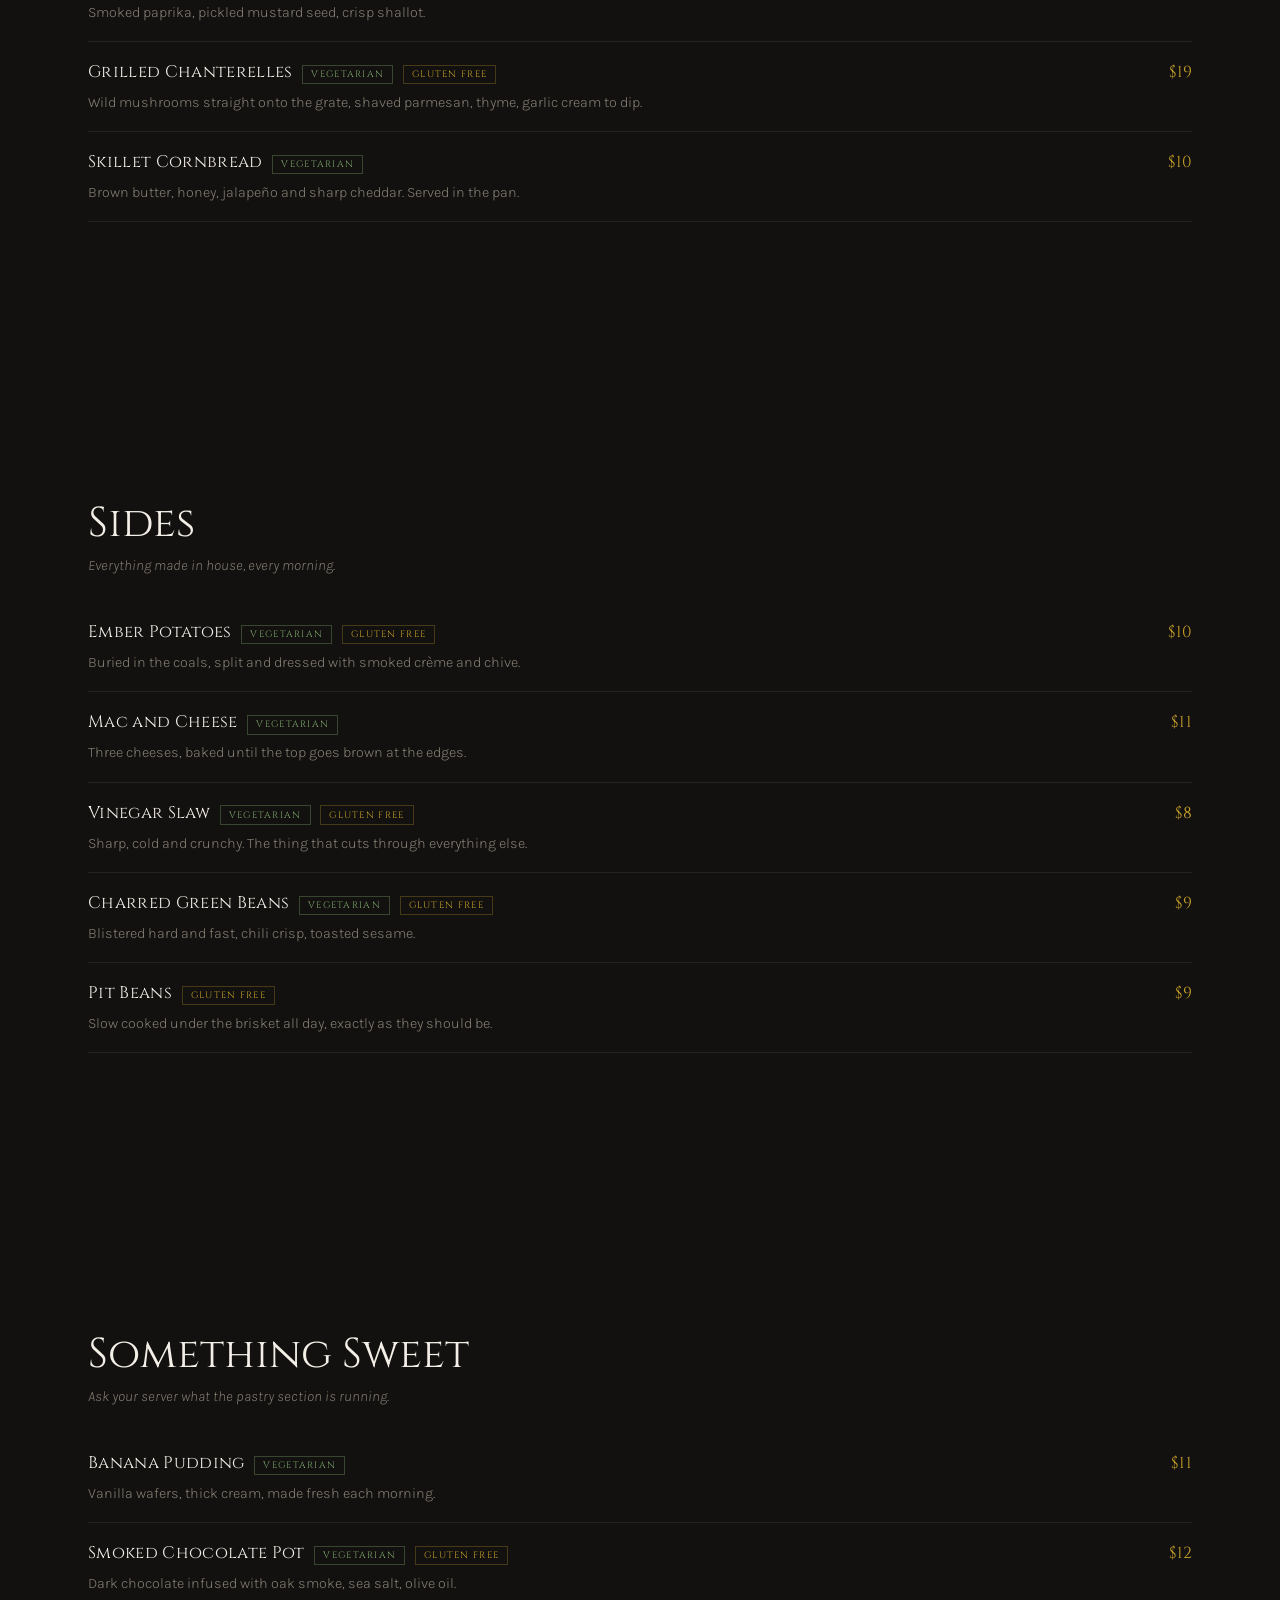
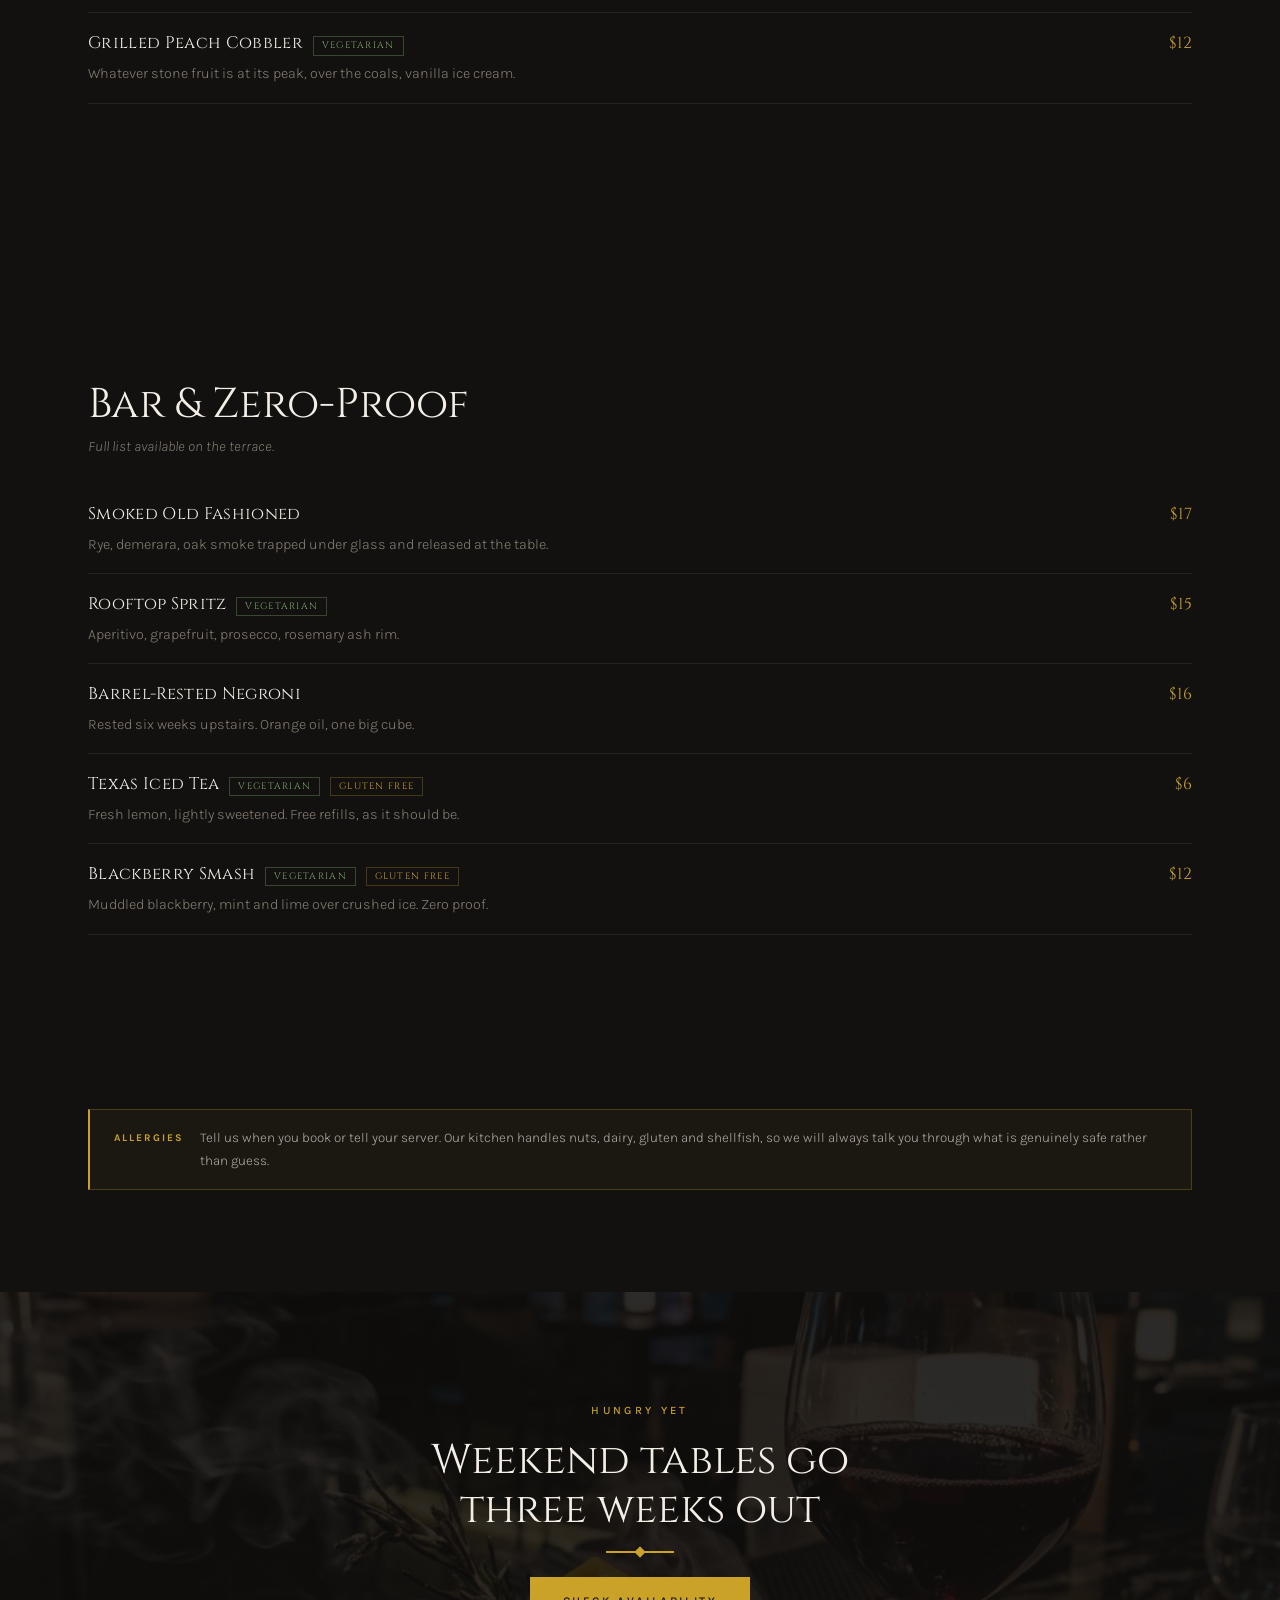
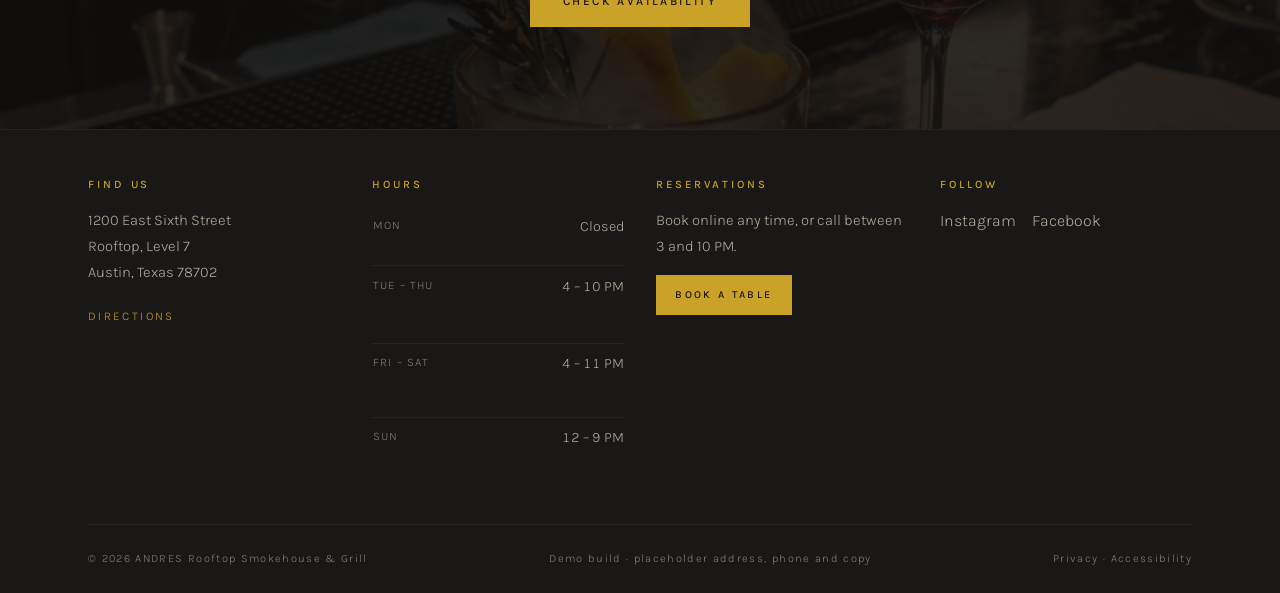
<file: menu.html>
<!doctype html>
<html lang="en">
<head>
<meta charset="utf-8">
<meta name="viewport" content="width=device-width, initial-scale=1">
<title>Menu — ANDRES Rooftop Smokehouse and Grill</title>
<meta name="description" content="Post oak brisket, ribs, live-fire grill, sides and bar. Filter by course, search any dish, or download the printable PDF menu.">
<link rel="icon" href="assets/images/logo.jpg">
<link rel="preconnect" href="https://fonts.googleapis.com">
<link rel="preconnect" href="https://fonts.gstatic.com" crossorigin>
<link rel="stylesheet" href="https://fonts.googleapis.com/css2?family=Cinzel:wght@400;500;600&family=Karla:wght@300;400;500&display=swap">
<link rel="stylesheet" href="assets/css/site.css">
</head>
<body>

<a class="skip" href="#main">Skip to content</a>

<header class="site-head">
  <a class="brand" href="index.html">
    <img src="assets/images/logo.jpg" alt="">
    <span>
      <span class="name">ANDRES</span>
      <span class="sub">Rooftop Smokehouse &amp; Grill</span>
    </span>
  </a>
  <nav class="nav" aria-label="Primary">
    <a href="index.html">Home</a>
    <a href="about.html">About</a>
    <a href="menu.html" aria-current="page">Menu</a>
    <a href="reservations.html">Reservations</a>
    <a href="contact.html">Contact</a>
  </nav>
  <a class="btn small head-cta" href="reservations.html">Book a Table</a>
  <button class="burger" type="button" aria-expanded="false" aria-controls="drawer" aria-label="Open menu">
    <span></span><span></span><span></span>
  </button>
</header>

<div class="drawer" id="drawer">
  <a href="index.html">Home</a>
  <a href="about.html">About</a>
  <a href="menu.html">Menu</a>
  <a href="reservations.html">Reservations</a>
  <a href="contact.html">Contact</a>
  <p class="foot">(512) 555&#8209;0184 &middot; 1200 E Sixth St, Austin</p>
</div>

<main id="main">

  <div class="page-head">
    <img class="page-bg" src="assets/images/delicacy-1.jpg" alt="" aria-hidden="true">
    <div class="shell">
      <p class="crumbs"><a href="index.html">Home</a><span>/</span>Menu</p>
      <span class="eyebrow">Dinner &middot; Updated weekly</span>
      <h1>The Menu</h1>
      <p class="lede mt4">Everything meets fire or smoke at some point. When a cut runs out for
         the night it comes off the board &mdash; you will see it marked here too.</p>
    </div>
  </div>

  <section>
    <div class="shell">

      <div class="notice" style="margin-bottom:2rem">
        <b>New</b>
        <span>Course filtering, dish search and the downloadable PDF are the additions to this
          page. In the finished build the web menu and the PDF are generated from one source in
          the CMS, so the two can never disagree.</span>
      </div>

      <div class="menu-bar">
        <div class="filters" role="group" aria-label="Filter menu by course">
          <button class="filter on" type="button" data-filter="all" aria-pressed="true">All</button>
          <button class="filter" type="button" data-filter="smokehouse" aria-pressed="false">Smokehouse</button>
          <button class="filter" type="button" data-filter="grill" aria-pressed="false">Grill</button>
          <button class="filter" type="button" data-filter="starters" aria-pressed="false">To Start</button>
          <button class="filter" type="button" data-filter="sides" aria-pressed="false">Sides</button>
          <button class="filter" type="button" data-filter="desserts" aria-pressed="false">Sweet</button>
          <button class="filter" type="button" data-filter="bar" aria-pressed="false">Bar</button>
        </div>

        <div class="field search">
          <label class="sr-only" for="menu-search">Search the menu</label>
          <svg width="15" height="15" viewBox="0 0 24 24" fill="none" stroke="currentColor" stroke-width="1.6" aria-hidden="true">
            <circle cx="11" cy="11" r="7"></circle><path d="M20 20l-3.5-3.5"></path>
          </svg>
          <input id="menu-search" type="search" placeholder="Search dishes…" data-search autocomplete="off">
        </div>

        <button class="btn small" type="button" data-pdf>Download PDF Menu</button>
        <p class="count" data-count></p>
      </div>

      <!-- rendered from assets/js/menu-data.js -->
      <div data-menu></div>

      <p class="empty" data-empty>Nothing matches that. Try another course, or clear the search.</p>

      <div class="notice mt5">
        <b>Allergies</b>
        <span>Tell us when you book or tell your server. Our kitchen handles nuts, dairy, gluten
          and shellfish, so we will always talk you through what is genuinely safe rather than
          guess.</span>
      </div>

    </div>
  </section>

  <section class="strip">
    <img class="strip-bg" src="assets/images/beverages.jpg" alt="" aria-hidden="true" loading="lazy">
    <div class="shell narrow center" data-rev>
      <span class="eyebrow">Hungry yet</span>
      <h2>Weekend tables go three weeks out</h2>
      <div class="divider"></div>
      <div class="row center mt4">
        <a class="btn" href="reservations.html">Check Availability</a>
      </div>
    </div>
  </section>

</main>

<footer class="site-foot">
  <div class="shell">
    <div class="cols">
      <div class="col">
        <h4>Find us</h4>
        <p>1200 East Sixth Street<br>Rooftop, Level 7<br>Austin, Texas 78702</p>
        <a class="link-u" href="contact.html">Directions</a>
      </div>
      <div class="col">
        <h4>Hours</h4>
        <ul class="hours">
          <li data-day="1"><span class="day">Mon</span><span>Closed</span></li>
          <li data-day="2"><span class="day">Tue &ndash; Thu</span><span>4 &ndash; 10 PM</span></li>
          <li data-day="5"><span class="day">Fri &ndash; Sat</span><span>4 &ndash; 11 PM</span></li>
          <li data-day="0"><span class="day">Sun</span><span>12 &ndash; 9 PM</span></li>
        </ul>
      </div>
      <div class="col">
        <h4>Reservations</h4>
        <p class="muted">Book online any time, or call between 3 and 10 PM.</p>
        <a class="btn small" href="reservations.html">Book a Table</a>
      </div>
      <div class="col">
        <h4>Follow</h4>
        <div class="socials">
          <a href="#">Instagram</a>
          <a href="#">Facebook</a>
        </div>
      </div>
    </div>
    <div class="foot-bar">
      <span>&copy; <span data-year>2026</span> ANDRES Rooftop Smokehouse &amp; Grill</span>
      <span>Demo build &middot; placeholder address, phone and copy</span>
      <span>Privacy &middot; Accessibility</span>
    </div>
  </div>
</footer>

<script src="assets/js/menu-data.js"></script>
<script src="assets/js/site.js"></script>
</body>
</html>
</file>
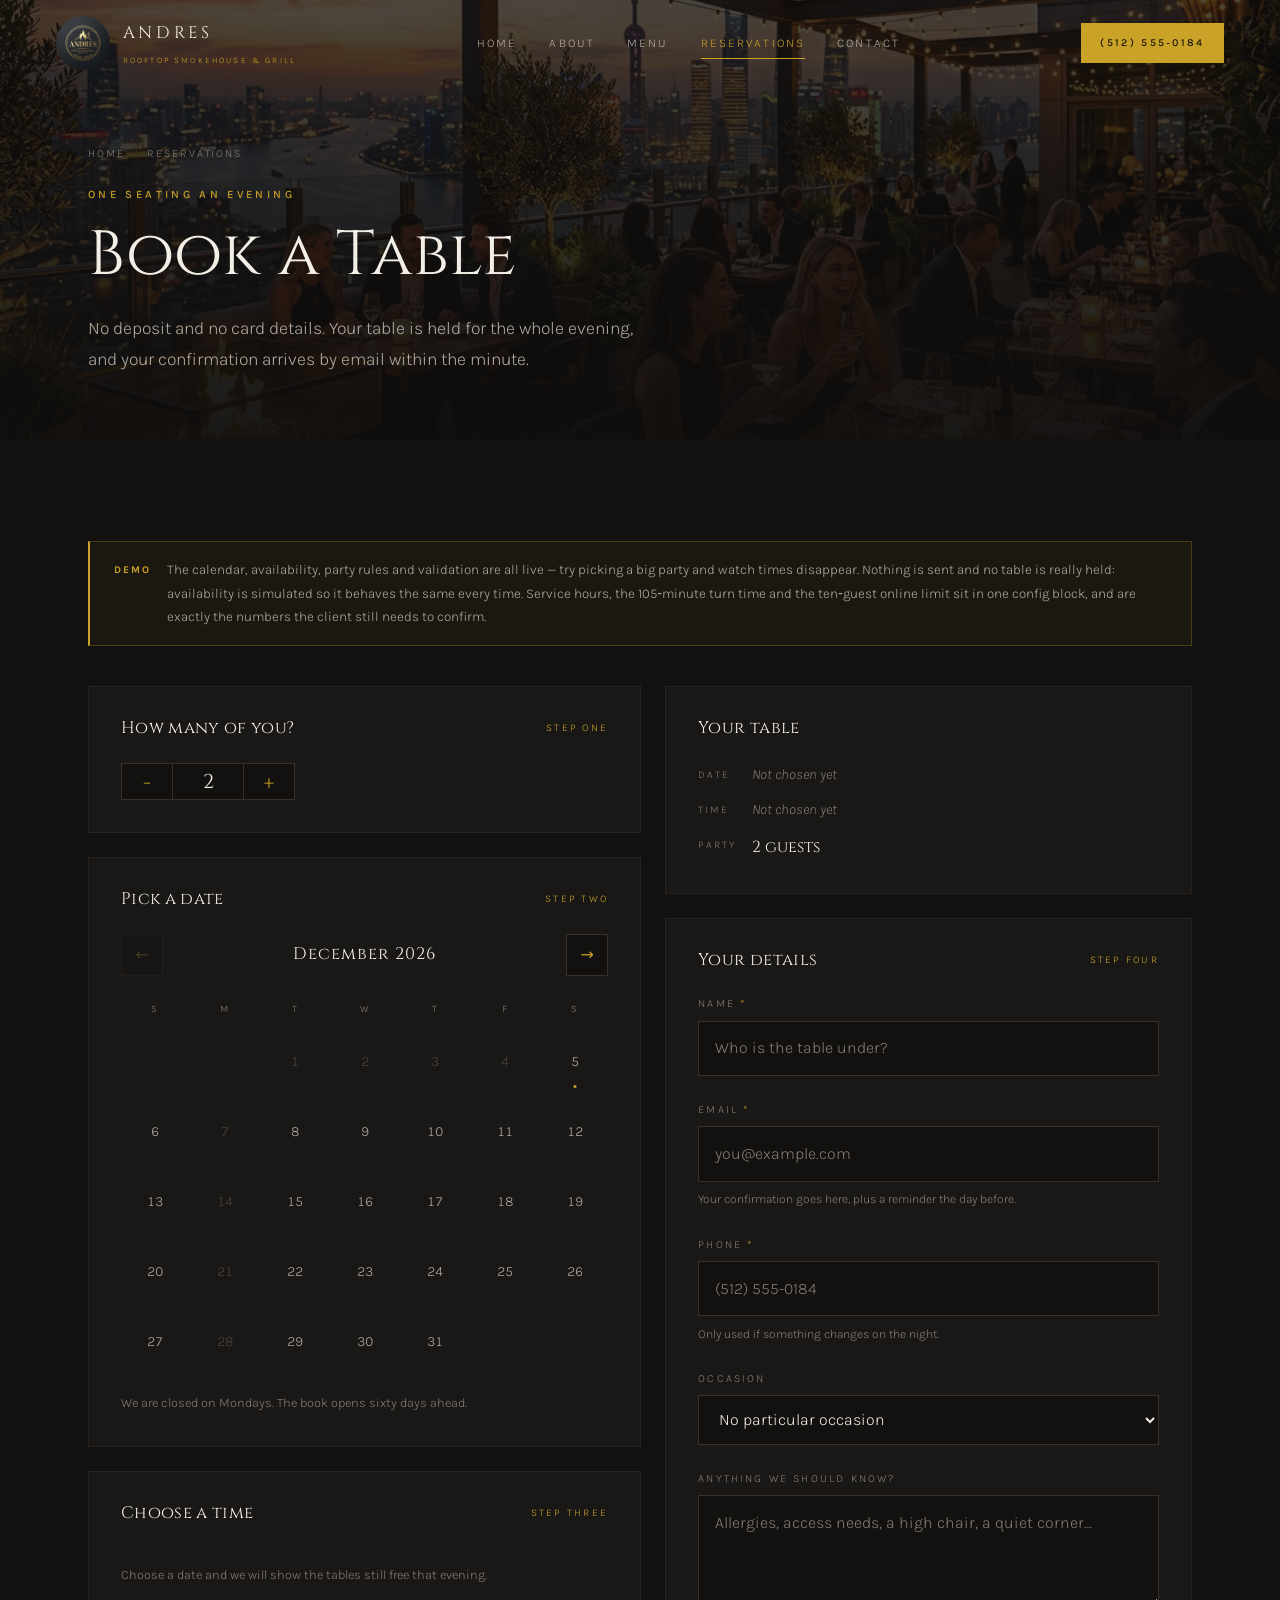
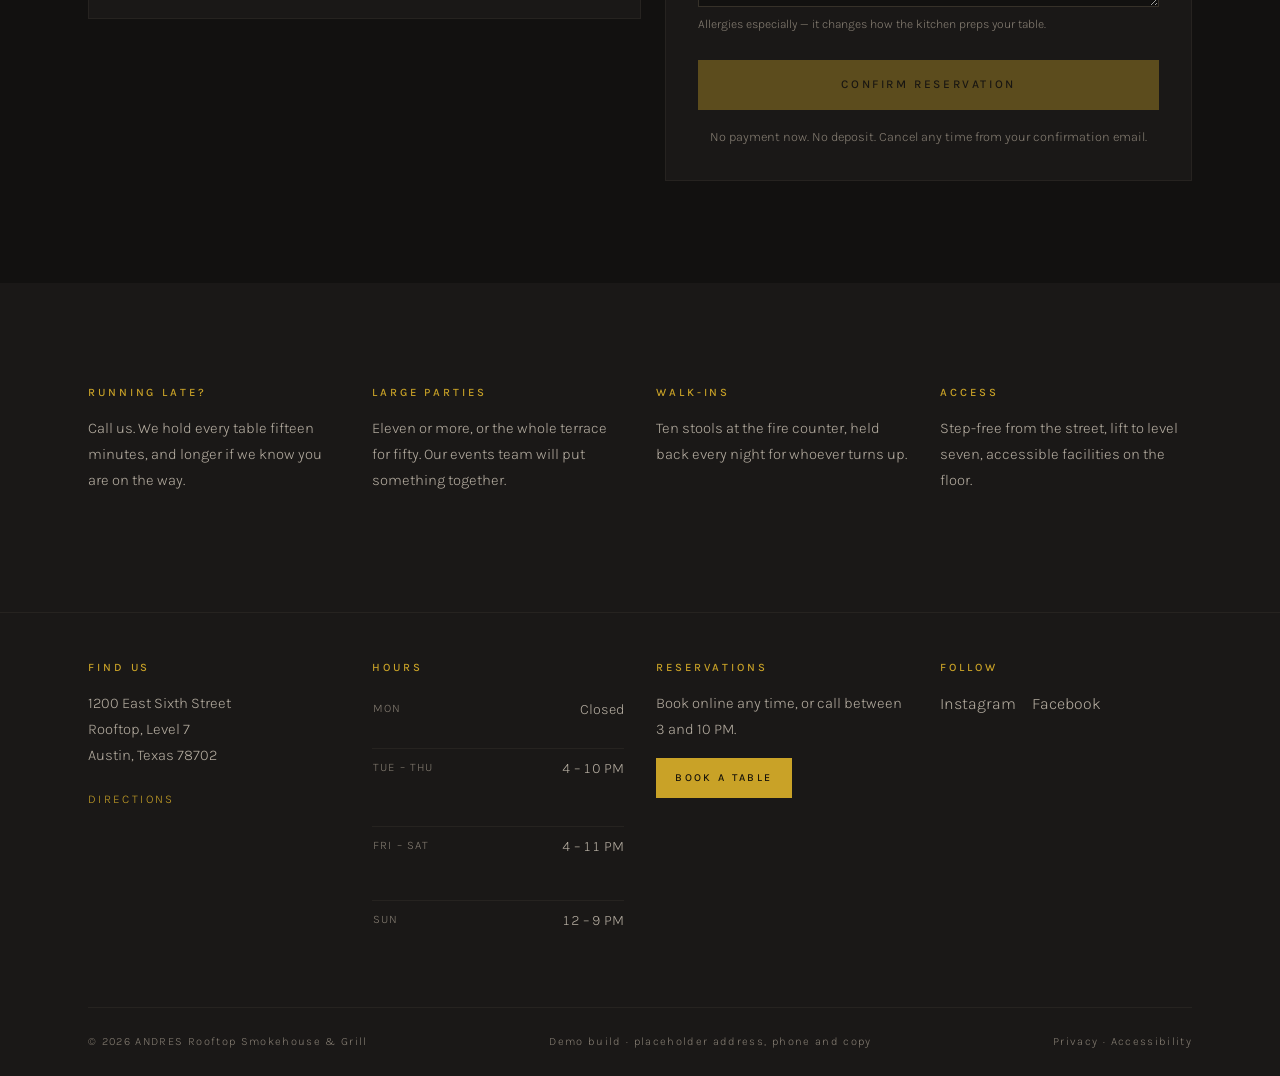
<file: reservations.html>
<!doctype html>
<html lang="en">
<head>
<meta charset="utf-8">
<meta name="viewport" content="width=device-width, initial-scale=1">
<title>Reservations — ANDRES Rooftop Smokehouse and Grill</title>
<meta name="description" content="Book a table at ANDRES. Choose your date, party size and time, and see what is actually still free. No deposit, no card required.">
<link rel="icon" href="assets/images/logo.jpg">
<link rel="preconnect" href="https://fonts.googleapis.com">
<link rel="preconnect" href="https://fonts.gstatic.com" crossorigin>
<link rel="stylesheet" href="https://fonts.googleapis.com/css2?family=Cinzel:wght@400;500;600&family=Karla:wght@300;400;500&display=swap">
<link rel="stylesheet" href="assets/css/site.css">
</head>
<body>

<a class="skip" href="#main">Skip to content</a>

<header class="site-head">
  <a class="brand" href="index.html">
    <img src="assets/images/logo.jpg" alt="">
    <span>
      <span class="name">ANDRES</span>
      <span class="sub">Rooftop Smokehouse &amp; Grill</span>
    </span>
  </a>
  <nav class="nav" aria-label="Primary">
    <a href="index.html">Home</a>
    <a href="about.html">About</a>
    <a href="menu.html">Menu</a>
    <a href="reservations.html" aria-current="page">Reservations</a>
    <a href="contact.html">Contact</a>
  </nav>
  <a class="btn small head-cta" href="tel:+15125550184">(512) 555&#8209;0184</a>
  <button class="burger" type="button" aria-expanded="false" aria-controls="drawer" aria-label="Open menu">
    <span></span><span></span><span></span>
  </button>
</header>

<div class="drawer" id="drawer">
  <a href="index.html">Home</a>
  <a href="about.html">About</a>
  <a href="menu.html">Menu</a>
  <a href="reservations.html">Reservations</a>
  <a href="contact.html">Contact</a>
  <p class="foot">(512) 555&#8209;0184 &middot; 1200 E Sixth St, Austin</p>
</div>

<main id="main">

  <div class="page-head">
    <img class="page-bg" src="assets/images/hero.jpg" alt="" aria-hidden="true">
    <div class="shell">
      <p class="crumbs"><a href="index.html">Home</a><span>/</span>Reservations</p>
      <span class="eyebrow">One seating an evening</span>
      <h1>Book a Table</h1>
      <p class="lede mt4">No deposit and no card details. Your table is held for the whole
         evening, and your confirmation arrives by email within the minute.</p>
    </div>
  </div>

  <section>
    <div class="shell">

      <div class="notice" style="margin-bottom:2.5rem">
        <b>Demo</b>
        <span>The calendar, availability, party rules and validation are all live &mdash; try
          picking a big party and watch times disappear. Nothing is sent and no table is really
          held: availability is simulated so it behaves the same every time. Service hours, the
          105&#8209;minute turn time and the ten&#8209;guest online limit sit in one config block, and
          are exactly the numbers the client still needs to confirm.</span>
      </div>

      <div data-booking>

        <div data-live>
          <div class="booking">

            <!-- ─── when ─── -->
            <div>
              <div class="panel">
                <div class="panel-head">
                  <h3>How many of you?</h3>
                  <span class="step">Step one</span>
                </div>
                <div class="stepper">
                  <button type="button" data-dec aria-label="Fewer guests">&minus;</button>
                  <span class="val" data-party aria-live="polite">2</span>
                  <button type="button" data-inc aria-label="More guests">+</button>
                </div>
                <p class="note" data-partynote hidden>
                  Ten is the largest party we take online. For eleven or more,
                  <a class="link-u" href="contact.html">talk to our events team</a>.
                </p>
              </div>

              <div class="panel">
                <div class="panel-head">
                  <h3>Pick a date</h3>
                  <span class="step">Step two</span>
                </div>
                <div class="cal-nav">
                  <button type="button" data-prev aria-label="Previous month">&larr;</button>
                  <span class="month" data-month aria-live="polite">&mdash;</span>
                  <button type="button" data-next aria-label="Next month">&rarr;</button>
                </div>
                <div class="cal" data-cal></div>
                <p class="note">We are closed on Mondays. The book opens sixty days ahead.</p>
              </div>

              <div class="panel">
                <div class="panel-head">
                  <h3>Choose a time</h3>
                  <span class="step">Step three</span>
                </div>
                <div class="slots" data-slots></div>
                <p class="note" data-slotnote></p>
              </div>
            </div>

            <!-- ─── who ─── -->
            <form data-form novalidate>
              <div class="panel summary">
                <div class="panel-head"><h3>Your table</h3></div>
                <dl>
                  <dt>Date</dt>
                  <dd class="pending" data-sum-date>Not chosen yet</dd>
                  <dt>Time</dt>
                  <dd class="pending" data-sum-time>Not chosen yet</dd>
                  <dt>Party</dt>
                  <dd data-sum-party>2 guests</dd>
                </dl>
              </div>

              <div class="panel">
                <div class="panel-head">
                  <h3>Your details</h3>
                  <span class="step">Step four</span>
                </div>

                <div class="form-grid">
                  <div class="field">
                    <label for="bk-name">Name <span class="req">*</span></label>
                    <input id="bk-name" name="name" type="text" autocomplete="name" placeholder="Who is the table under?">
                    <span class="err">Please tell us the name for the booking.</span>
                  </div>

                  <div class="field">
                    <label for="bk-email">Email <span class="req">*</span></label>
                    <input id="bk-email" name="email" type="email" autocomplete="email" placeholder="you@example.com">
                    <span class="hint">Your confirmation goes here, plus a reminder the day before.</span>
                    <span class="err">That does not look like a working email address.</span>
                  </div>

                  <div class="field">
                    <label for="bk-phone">Phone <span class="req">*</span></label>
                    <input id="bk-phone" name="phone" type="tel" autocomplete="tel" placeholder="(512) 555-0184">
                    <span class="hint">Only used if something changes on the night.</span>
                    <span class="err">Please give us a number we can reach you on.</span>
                  </div>

                  <div class="field">
                    <label for="bk-occasion">Occasion</label>
                    <select id="bk-occasion" name="occasion">
                      <option value="">No particular occasion</option>
                      <option>Birthday</option>
                      <option>Anniversary</option>
                      <option>Business dinner</option>
                      <option>Celebration</option>
                    </select>
                  </div>

                  <div class="field">
                    <label for="bk-notes">Anything we should know?</label>
                    <textarea id="bk-notes" name="notes" placeholder="Allergies, access needs, a high chair, a quiet corner…"></textarea>
                    <span class="hint">Allergies especially &mdash; it changes how the kitchen preps your table.</span>
                  </div>
                </div>

                <button class="btn mt4" type="submit" data-submit disabled style="width:100%">
                  Confirm Reservation
                </button>
                <p class="note center">No payment now. No deposit. Cancel any time from your
                   confirmation email.</p>
              </div>
            </form>

          </div>
        </div>

        <!-- ─── confirmation ─── -->
        <div class="confirm" data-done>
          <div class="seal"><span>&#10003;</span></div>
          <span class="eyebrow">You are booked</span>
          <h2>We will see you then</h2>
          <p class="detail" data-detail></p>
          <div class="divider" style="margin-inline:auto"></div>
          <p class="muted">Booking reference</p>
          <p class="ref" data-ref></p>
          <p class="muted">A confirmation is on its way to <strong data-mail></strong>. It has a
             link to change or cancel, so you never need to call. No payment was taken and no
             deposit is required.</p>
          <div class="row center mt4">
            <a class="btn ghost" href="menu.html">Look at the Menu</a>
            <button class="btn ghost" type="button" data-again>Make Another Booking</button>
          </div>
        </div>

      </div>

    </div>
  </section>

  <section class="alt">
    <div class="shell">
      <div class="cols">
        <div class="col" data-rev>
          <h4>Running late?</h4>
          <p>Call us. We hold every table fifteen minutes, and longer if we know you are on
             the way.</p>
        </div>
        <div class="col" data-rev>
          <h4>Large parties</h4>
          <p>Eleven or more, or the whole terrace for fifty. Our events team will put
             something together.</p>
        </div>
        <div class="col" data-rev>
          <h4>Walk-ins</h4>
          <p>Ten stools at the fire counter, held back every night for whoever turns up.</p>
        </div>
        <div class="col" data-rev>
          <h4>Access</h4>
          <p>Step-free from the street, lift to level seven, accessible facilities on the
             floor.</p>
        </div>
      </div>
    </div>
  </section>

</main>

<footer class="site-foot">
  <div class="shell">
    <div class="cols">
      <div class="col">
        <h4>Find us</h4>
        <p>1200 East Sixth Street<br>Rooftop, Level 7<br>Austin, Texas 78702</p>
        <a class="link-u" href="contact.html">Directions</a>
      </div>
      <div class="col">
        <h4>Hours</h4>
        <ul class="hours">
          <li data-day="1"><span class="day">Mon</span><span>Closed</span></li>
          <li data-day="2"><span class="day">Tue &ndash; Thu</span><span>4 &ndash; 10 PM</span></li>
          <li data-day="5"><span class="day">Fri &ndash; Sat</span><span>4 &ndash; 11 PM</span></li>
          <li data-day="0"><span class="day">Sun</span><span>12 &ndash; 9 PM</span></li>
        </ul>
      </div>
      <div class="col">
        <h4>Reservations</h4>
        <p class="muted">Book online any time, or call between 3 and 10 PM.</p>
        <a class="btn small" href="reservations.html">Book a Table</a>
      </div>
      <div class="col">
        <h4>Follow</h4>
        <div class="socials">
          <a href="#">Instagram</a>
          <a href="#">Facebook</a>
        </div>
      </div>
    </div>
    <div class="foot-bar">
      <span>&copy; <span data-year>2026</span> ANDRES Rooftop Smokehouse &amp; Grill</span>
      <span>Demo build &middot; placeholder address, phone and copy</span>
      <span>Privacy &middot; Accessibility</span>
    </div>
  </div>
</footer>

<script src="assets/js/site.js"></script>
</body>
</html>
</file>
<file: assets/css/site.css>
/* ==========================================================================
   ANDRES — Rooftop Smokehouse and Grill
   Original stylesheet. Layout follows the reference site's structure;
   all code, tokens and components are written from scratch.

   Palette taken from the supplied logo: gold on warm near-black.
   Type: Cinzel (echoes the logo's classical caps) + Karla.
   ========================================================================== */

/* ---------- 1. Tokens ---------- */

:root {
  --coal:      #121110;
  --coal-2:    #1A1817;
  --panel:     #201E1B;
  --panel-2:   #29251F;
  --line:      #363129;
  --line-soft: #262320;

  --bone:      #F3EEE6;
  --smoke:     #B3AB9F;
  --smoke-2:   #857D72;

  --gold:      #C9A227;
  --gold-hi:   #E2BE58;
  --gold-dim:  rgba(201, 162, 39, .28);

  --ok:  #7FA86B;
  --err: #D4614E;

  --display: "Cinzel", "Trajan Pro", Georgia, serif;
  --body:    "Karla", "Segoe UI", system-ui, sans-serif;

  --s1: .5rem;  --s2: .75rem; --s3: 1rem;   --s4: 1.5rem;
  --s5: 2rem;   --s6: 3rem;   --s7: 4.5rem; --s8: 6.5rem;

  --gutter: clamp(1.25rem, 5vw, 3.5rem);
  --shell: 76rem;
  --radius: 4px;

  --ease: cubic-bezier(.25,.7,.35,1);
  --shadow: 0 22px 50px rgba(0,0,0,.5);
}

/* ---------- 2. Base ---------- */

*, *::before, *::after { box-sizing: border-box; }

html { color-scheme: dark; scroll-behavior: smooth; -webkit-text-size-adjust: 100%; }

body {
  margin: 0;
  background: var(--coal);
  color: var(--smoke);
  font-family: var(--body);
  font-size: 1rem;
  font-weight: 300;
  line-height: 1.75;
  -webkit-font-smoothing: antialiased;
  overflow-x: hidden;
}

img { max-width: 100%; display: block; }
button, input, select, textarea { font: inherit; color: inherit; }
a { color: inherit; text-decoration: none; }

/* JS toggles .hidden on grid/flex children — must win */
[hidden] { display: none !important; }

:focus-visible { outline: 2px solid var(--gold); outline-offset: 3px; }
::selection { background: var(--gold); color: var(--coal); }

.skip {
  position: absolute; left: -9999px; top: 0; z-index: 200;
  background: var(--gold); color: var(--coal); padding: .75rem 1.25rem;
}
.skip:focus { left: 0; }

.sr-only {
  position: absolute; width: 1px; height: 1px;
  padding: 0; margin: -1px; overflow: hidden;
  clip: rect(0 0 0 0); white-space: nowrap; border: 0;
}

/* ---------- 3. Type ---------- */

h1, h2, h3, h4 {
  font-family: var(--display);
  font-weight: 400;
  line-height: 1.18;
  color: var(--bone);
  margin: 0;
  text-wrap: balance;
}

h1 { font-size: clamp(2.1rem, 5.4vw, 3.9rem); line-height: 1.1; letter-spacing: .01em; }
h2 { font-size: clamp(1.7rem, 3.6vw, 2.6rem); }
h3 { font-size: clamp(1.1rem, 2vw, 1.35rem); letter-spacing: .02em; }
h4 { font-size: 1rem; }

p { margin: 0 0 var(--s3); }

.lede { font-size: clamp(1rem, 1.4vw, 1.1rem); color: var(--smoke); max-width: 36rem; }

.eyebrow {
  display: inline-block;
  font-family: var(--body);
  font-size: .7rem;
  font-weight: 500;
  letter-spacing: .3em;
  text-transform: uppercase;
  color: var(--gold);
  margin-bottom: var(--s3);
}

.muted { color: var(--smoke-2); }
.center { text-align: center; }
.mt4 { margin-top: var(--s4); }
.mt5 { margin-top: var(--s5); }

/* gold rule under headings — the reference's divider, redrawn */
.divider {
  width: 68px; height: 2px;
  background: var(--gold);
  margin: var(--s3) 0 var(--s4);
  position: relative;
}
.divider::after {
  content: "";
  position: absolute; left: 0; top: -3px;
  width: 8px; height: 8px;
  background: var(--gold);
  transform: rotate(45deg);
}
.center .divider, .sec-head.center .divider { margin-inline: auto; }
.center .divider::after, .sec-head.center .divider::after { left: 50%; margin-left: -4px; }

/* ---------- 4. Layout ---------- */

.shell { max-width: var(--shell); margin-inline: auto; padding-inline: var(--gutter); }
.shell.narrow { max-width: 52rem; }

section { padding-block: clamp(3.5rem, 8vw, var(--s8)); }
section.alt { background: var(--coal-2); }

.sec-head { margin-bottom: var(--s6); }
.sec-head.center { text-align: center; }
.sec-head.center .lede { margin-inline: auto; }

.split { display: grid; gap: clamp(2rem, 5vw, 4rem); align-items: center; }
@media (min-width: 56rem) {
  .split { grid-template-columns: 1fr 1fr; }
  .split.wide-left { grid-template-columns: 1.05fr 1fr; }
}

.row { display: flex; flex-wrap: wrap; gap: var(--s3); align-items: center; }
.row.center { justify-content: center; }

.grid { display: grid; gap: var(--s4); grid-template-columns: repeat(auto-fit, minmax(min(15rem,100%), 1fr)); }
.cols { display: grid; gap: var(--s5); }
@media (min-width: 46rem) { .cols { grid-template-columns: repeat(auto-fit, minmax(12rem, 1fr)); } }

/* ---------- 5. Buttons ---------- */

.btn {
  --bg: var(--gold);
  --fg: #17130A;
  display: inline-flex; align-items: center; justify-content: center; gap: .5rem;
  min-height: 50px;
  padding: .85rem 2rem;
  background: var(--bg); color: var(--fg);
  border: 1px solid var(--bg);
  font-size: .74rem; font-weight: 500;
  letter-spacing: .22em; text-transform: uppercase;
  cursor: pointer;
  transition: background .3s var(--ease), border-color .3s var(--ease),
              color .3s var(--ease), transform .2s var(--ease);
}
.btn:hover { background: var(--gold-hi); border-color: var(--gold-hi); transform: translateY(-2px); }
.btn:active { transform: none; }

.btn.ghost { --bg: transparent; --fg: var(--bone); border-color: var(--line); }
.btn.ghost:hover { background: transparent; border-color: var(--gold); color: var(--gold); transform: translateY(-2px); }

.btn.small { min-height: 40px; padding: .5rem 1.15rem; font-size: .66rem; }
.btn[disabled] { opacity: .38; cursor: not-allowed; transform: none; }
.btn[disabled]:hover { background: var(--bg); border-color: var(--bg); transform: none; }

.link-u { color: var(--gold); font-size: .74rem; letter-spacing: .2em; text-transform: uppercase; border-bottom: 1px solid transparent; transition: border-color .3s var(--ease); }
.link-u:hover { border-bottom-color: currentColor; }

/* ---------- 6. Header ---------- */

.site-head {
  position: fixed; inset: 0 0 auto 0; z-index: 100;
  display: flex; align-items: center; justify-content: space-between; gap: var(--s4);
  padding: var(--s3) var(--gutter);
  transition: background .4s var(--ease), padding .4s var(--ease), box-shadow .4s var(--ease);
}
.site-head.stuck {
  background: rgba(18,17,16,.94);
  backdrop-filter: blur(14px);
  box-shadow: 0 1px 0 var(--line-soft), 0 12px 30px rgba(0,0,0,.35);
  padding-block: .5rem;
}

.brand { display: flex; align-items: center; gap: .8rem; }
.brand img { height: 54px; width: 54px; border-radius: 50%; object-fit: cover; transition: height .4s var(--ease), width .4s var(--ease); }
.site-head.stuck .brand img { height: 44px; width: 44px; }
.brand .name { font-family: var(--display); font-size: 1.05rem; letter-spacing: .22em; color: var(--bone); line-height: 1; }
.brand .sub { display: block; font-size: .52rem; letter-spacing: .26em; text-transform: uppercase; color: var(--gold); margin-top: .35rem; }

.nav { display: none; gap: var(--s5); align-items: center; }
@media (min-width: 62rem) { .nav { display: flex; } }
.nav a {
  font-size: .74rem; letter-spacing: .18em; text-transform: uppercase;
  color: var(--smoke); padding-block: .35rem; position: relative;
  transition: color .3s var(--ease);
}
.nav a::after {
  content: ""; position: absolute; left: 0; bottom: 0; height: 1px; width: 100%;
  background: var(--gold); transform: scaleX(0); transform-origin: right;
  transition: transform .4s var(--ease);
}
.nav a:hover { color: var(--bone); }
.nav a:hover::after, .nav a[aria-current="page"]::after { transform: scaleX(1); transform-origin: left; }
.nav a[aria-current="page"] { color: var(--gold); }

.head-cta { display: none; }
@media (min-width: 62rem) { .head-cta { display: inline-flex; } }

.burger {
  display: grid; place-content: center; gap: 5px;
  width: 46px; height: 46px;
  background: none; border: 1px solid var(--line); cursor: pointer;
}
@media (min-width: 62rem) { .burger { display: none; } }
.burger span { display: block; width: 20px; height: 1px; background: var(--gold); transition: transform .35s var(--ease), opacity .2s linear; }
.burger[aria-expanded="true"] span:nth-child(1) { transform: translateY(6px) rotate(45deg); }
.burger[aria-expanded="true"] span:nth-child(2) { opacity: 0; }
.burger[aria-expanded="true"] span:nth-child(3) { transform: translateY(-6px) rotate(-45deg); }

.drawer {
  position: fixed; inset: 0; z-index: 99;
  background: var(--coal);
  display: flex; flex-direction: column; justify-content: center; gap: var(--s2);
  padding: var(--s8) var(--gutter) var(--s6);
  transform: translateX(100%); visibility: hidden;
  transition: transform .5s var(--ease), visibility 0s linear .5s;
}
.drawer.open { transform: translateX(0); visibility: visible; transition: transform .5s var(--ease), visibility 0s; }
.drawer a {
  font-family: var(--display); font-size: clamp(1.5rem, 6.5vw, 2.2rem);
  color: var(--bone); padding-block: .45rem; border-bottom: 1px solid var(--line-soft);
}
.drawer a:hover { color: var(--gold); }
.drawer .foot { margin-top: var(--s4); font-size: .78rem; color: var(--smoke-2); letter-spacing: .1em; }

/* ---------- 7. Hero ---------- */

.hero {
  position: relative; min-height: 88svh;
  display: flex; align-items: flex-end;
  padding-block: var(--s8) var(--s7);
  isolation: isolate; overflow: hidden;
}
.hero-bg { position: absolute; inset: 0; z-index: -2; width: 100%; height: 100%; object-fit: cover; }
/* the supplied hero is warm and busy — this keeps the headline readable */
.hero::after {
  content: ""; position: absolute; inset: 0; z-index: -1;
  background:
    linear-gradient(90deg, rgba(12,11,10,.92) 0%, rgba(12,11,10,.72) 42%, rgba(12,11,10,.25) 75%),
    linear-gradient(0deg, rgba(12,11,10,.95) 0%, rgba(12,11,10,.15) 55%);
}
.hero .shell { width: 100%; }
.hero-inner { max-width: 40rem; }
.hero h1 em { font-style: normal; color: var(--gold); }
.hero .lede { color: var(--bone); }
.hero-actions { display: flex; flex-wrap: wrap; gap: var(--s3); margin-top: var(--s5); }

.hero-meta {
  display: flex; flex-wrap: wrap; gap: var(--s2) var(--s5);
  margin-top: var(--s5); padding-top: var(--s4);
  border-top: 1px solid rgba(243,238,230,.16);
  font-size: .74rem; letter-spacing: .12em; text-transform: uppercase; color: var(--smoke);
}
.hero-meta span { display: inline-flex; align-items: center; gap: .55rem; }
.hero-meta span::before { content: ""; width: 5px; height: 5px; background: var(--gold); transform: rotate(45deg); }

/* ---------- 8. Media ---------- */

.media { position: relative; overflow: hidden; background: var(--panel); }
.media img { width: 100%; height: 100%; object-fit: cover; display: block; }
.media.tall { aspect-ratio: 3/4; }
.media.wide { aspect-ratio: 3/2; }
.media.square { aspect-ratio: 1; }

/* thin gold inset, the one flourish carried from the logo */
.media.framed::after {
  content: ""; position: absolute; inset: 12px;
  border: 1px solid var(--gold-dim); pointer-events: none;
}

/* ---------- 9. Dish cards ---------- */

.dish {
  background: var(--coal-2);
  border: 1px solid var(--line-soft);
  display: flex; flex-direction: column;
  transition: transform .35s var(--ease), border-color .35s var(--ease), box-shadow .35s var(--ease);
}
.dish:hover { transform: translateY(-5px); border-color: var(--gold-dim); box-shadow: var(--shadow); }
.dish .shot { aspect-ratio: 4/5; overflow: hidden; }
.dish .shot img { width: 100%; height: 100%; object-fit: cover; transition: transform .7s var(--ease); }
.dish:hover .shot img { transform: scale(1.05); }
.dish .body { padding: var(--s4); display: flex; flex-direction: column; gap: .55rem; }
.dish .top { display: flex; justify-content: space-between; align-items: baseline; gap: var(--s2); }
.dish .price { font-family: var(--display); color: var(--gold); font-size: 1.05rem; }
.dish p { margin: 0; font-size: .9rem; color: var(--smoke-2); }

/* ---------- 10. Strip over image ---------- */

.strip { position: relative; isolation: isolate; overflow: hidden; background: var(--coal-2); }
.strip-bg { position: absolute; inset: 0; z-index: -2; width: 100%; height: 100%; object-fit: cover; }
.strip::after { content: ""; position: absolute; inset: 0; z-index: -1; background: rgba(15,14,13,.88); }

/* ---------- 11. Reviews ---------- */

.reviews { display: grid; gap: var(--s4); }
@media (min-width: 52rem) { .reviews { grid-template-columns: repeat(3, 1fr); } }

.review {
  background: var(--coal-2);
  border: 1px solid var(--line-soft);
  padding: var(--s5) var(--s4);
  display: flex; flex-direction: column; align-items: center; text-align: center; gap: var(--s3);
  margin: 0;
}
.review .face {
  width: 84px; height: 84px; border-radius: 50%; overflow: hidden;
  border: 1px solid var(--gold-dim); flex: none; margin-top: -3.2rem;
  background: var(--coal-2);
}
.review .face img { width: 100%; height: 100%; object-fit: cover; }
.review .stars { color: var(--gold); letter-spacing: .22em; font-size: .8rem; }
.review blockquote { margin: 0; color: var(--smoke); font-size: .95rem; }
.review figcaption { font-family: var(--display); color: var(--bone); font-size: .95rem; letter-spacing: .08em; }
.review .where { display: block; font-family: var(--body); font-size: .68rem; letter-spacing: .18em; text-transform: uppercase; color: var(--smoke-2); margin-top: .3rem; }

/* extra top room so the overlapping portrait has somewhere to sit */
.reviews-wrap { padding-top: 3.4rem; }

/* ---------- 12. Info columns ---------- */

.col h4 {
  font-family: var(--body); font-size: .7rem; font-weight: 500;
  letter-spacing: .26em; text-transform: uppercase; color: var(--gold);
  margin: 0 0 var(--s3);
}
.col p, .col li { color: var(--smoke); font-size: .93rem; }
.col ul { list-style: none; margin: 0; padding: 0; }

.hours li {
  display: flex; justify-content: space-between; gap: var(--s3);
  padding-block: .45rem; border-bottom: 1px solid var(--line-soft);
  font-variant-numeric: tabular-nums; font-size: .9rem;
}
.hours li:last-child { border-bottom: 0; }
.hours .day { color: var(--smoke-2); letter-spacing: .1em; text-transform: uppercase; font-size: .72rem; }
.hours li.today { color: var(--bone); }
.hours li.today .day { color: var(--gold); }

/* ---------- 13. Footer ---------- */

.site-foot { background: var(--coal-2); border-top: 1px solid var(--line-soft); padding-block: var(--s6) var(--s4); }
.foot-bar {
  margin-top: var(--s6); padding-top: var(--s4); border-top: 1px solid var(--line-soft);
  display: flex; flex-wrap: wrap; gap: var(--s3); justify-content: space-between;
  font-size: .7rem; letter-spacing: .12em; color: var(--smoke-2);
}
.socials { display: flex; gap: var(--s3); }
.socials a:hover { color: var(--gold); }

/* ---------- 14. Page header ---------- */

.page-head {
  position: relative; isolation: isolate; overflow: hidden;
  padding-top: calc(var(--s8) + 2.5rem); padding-bottom: var(--s6);
}
.page-bg { position: absolute; inset: 0; z-index: -2; width: 100%; height: 100%; object-fit: cover; }
.page-head::after {
  content: ""; position: absolute; inset: 0; z-index: -1;
  background: linear-gradient(0deg, rgba(15,14,13,.96), rgba(15,14,13,.74));
}
.crumbs { font-size: .68rem; letter-spacing: .18em; text-transform: uppercase; color: var(--smoke-2); margin-bottom: var(--s3); }
.crumbs a:hover { color: var(--gold); }
.crumbs span { margin-inline: .5rem; color: var(--line); }

/* ---------- 15. Forms ---------- */

.field { display: flex; flex-direction: column; gap: .45rem; }
.field label { font-size: .68rem; letter-spacing: .2em; text-transform: uppercase; color: var(--smoke-2); }
.field .req { color: var(--gold); }

.field input, .field select, .field textarea {
  background: var(--coal); border: 1px solid var(--line);
  padding: .8rem 1rem; min-height: 50px; width: 100%;
  color: var(--bone); font-weight: 300;
  transition: border-color .25s var(--ease), background .25s var(--ease);
}
.field textarea { min-height: 7rem; resize: vertical; }
.field input:hover, .field select:hover, .field textarea:hover { border-color: var(--smoke-2); }
.field input:focus, .field select:focus, .field textarea:focus { border-color: var(--gold); outline: none; background: var(--panel); }
.field input::placeholder, .field textarea::placeholder { color: var(--smoke-2); opacity: 1; }

.field .hint { font-size: .76rem; color: var(--smoke-2); }
.field .err { font-size: .76rem; color: var(--err); display: none; }
.field.invalid .err { display: block; }
.field.invalid input, .field.invalid select, .field.invalid textarea { border-color: var(--err); }

.form-grid { display: grid; gap: var(--s4); }
@media (min-width: 40rem) { .form-grid.two { grid-template-columns: 1fr 1fr; } }
.form-grid .full { grid-column: 1 / -1; }

/* ---------- 16. Booking ---------- */

.booking { display: grid; gap: var(--s4); align-items: start; }
@media (min-width: 62rem) { .booking { grid-template-columns: 1.05fr 1fr; } }

.panel { background: var(--coal-2); border: 1px solid var(--line-soft); padding: clamp(1.25rem, 3vw, var(--s5)); }
.panel + .panel { margin-top: var(--s4); }
.panel-head { display: flex; align-items: center; justify-content: space-between; gap: var(--s3); margin-bottom: var(--s4); }
.panel-head h3 { font-size: 1.05rem; }
.step { font-size: .64rem; letter-spacing: .22em; text-transform: uppercase; color: var(--gold); }

.stepper { display: inline-flex; border: 1px solid var(--line); background: var(--coal); }
.stepper button { width: 50px; background: none; border: 0; color: var(--gold); font-size: 1.2rem; cursor: pointer; transition: background .25s var(--ease); }
.stepper button:hover:not([disabled]) { background: var(--panel); }
.stepper button[disabled] { opacity: .3; cursor: not-allowed; }
.stepper .val {
  min-width: 4.5rem; display: grid; place-content: center;
  font-family: var(--display); font-size: 1.25rem; color: var(--bone);
  border-inline: 1px solid var(--line); font-variant-numeric: tabular-nums;
}

.cal-nav { display: flex; align-items: center; justify-content: space-between; margin-bottom: var(--s3); }
.cal-nav .month { font-family: var(--display); font-size: 1.05rem; color: var(--bone); letter-spacing: .06em; }
.cal-nav button { width: 42px; height: 42px; background: var(--coal); border: 1px solid var(--line); color: var(--gold); cursor: pointer; transition: background .25s var(--ease); }
.cal-nav button:hover:not([disabled]) { background: var(--panel); }
.cal-nav button[disabled] { opacity: .25; cursor: not-allowed; }

.cal { display: grid; grid-template-columns: repeat(7, 1fr); gap: 3px; }
.cal .dow { text-align: center; font-size: .62rem; letter-spacing: .1em; text-transform: uppercase; color: var(--smoke-2); padding-block: .5rem; }
.day {
  aspect-ratio: 1; min-height: 44px;
  background: none; border: 1px solid transparent; color: var(--smoke);
  cursor: pointer; font-size: .88rem; font-variant-numeric: tabular-nums; position: relative;
  transition: background .2s var(--ease), color .2s var(--ease), border-color .2s var(--ease);
}
.day:hover:not([disabled]) { border-color: var(--line); color: var(--bone); }
.day[disabled] { color: #4A443C; cursor: not-allowed; }
.day.sel { background: var(--gold); border-color: var(--gold); color: #17130A; }
.day.now:not(.sel)::after { content: ""; position: absolute; left: 50%; bottom: 6px; width: 3px; height: 3px; transform: translateX(-50%); background: var(--gold); border-radius: 50%; }

.slots { display: grid; grid-template-columns: repeat(auto-fit, minmax(5.4rem, 1fr)); gap: .45rem; }
.slot {
  min-height: 46px; background: var(--coal); border: 1px solid var(--line);
  color: var(--smoke); cursor: pointer; font-size: .85rem; font-variant-numeric: tabular-nums;
  transition: background .25s var(--ease), color .25s var(--ease), border-color .25s var(--ease);
}
.slot:hover:not([disabled]) { border-color: var(--gold); color: var(--bone); }
.slot.sel { background: var(--gold); border-color: var(--gold); color: #17130A; }
.slot[disabled] { color: #4A443C; cursor: not-allowed; text-decoration: line-through; }

.note { font-size: .8rem; color: var(--smoke-2); margin: var(--s3) 0 0; }
.note.warn { color: var(--gold); }

.summary dl { margin: 0; display: grid; grid-template-columns: auto 1fr; gap: .65rem var(--s3); }
.summary dt { font-size: .64rem; letter-spacing: .2em; text-transform: uppercase; color: var(--smoke-2); padding-top: .3rem; }
.summary dd { margin: 0; font-family: var(--display); font-size: 1rem; color: var(--bone); }
.summary dd.pending { font-family: var(--body); font-size: .88rem; color: var(--smoke-2); font-style: italic; }

.confirm { display: none; text-align: center; padding: var(--s6) var(--s4); border: 1px solid var(--gold-dim); background: rgba(201,162,39,.05); }
.confirm.show { display: block; }
.confirm .seal {
  width: 72px; height: 72px; margin: 0 auto var(--s4);
  border: 1px solid var(--gold); display: grid; place-content: center;
  color: var(--gold); transform: rotate(45deg);
}
.confirm .seal span { transform: rotate(-45deg); font-size: 1.5rem; }
.confirm .ref { font-family: var(--display); color: var(--gold); font-size: 1.3rem; letter-spacing: .18em; }
.confirm .detail { color: var(--bone); font-size: 1.05rem; }
.booking-live.hide { display: none; }

/* ---------- 17. Menu page ---------- */

.menu-bar {
  display: flex; flex-wrap: wrap; gap: var(--s3);
  align-items: center; justify-content: space-between;
  padding-block: var(--s4); margin-bottom: var(--s5);
  border-bottom: 1px solid var(--line-soft);
  position: sticky; top: 68px; background: var(--coal); z-index: 20;
}
.filters { display: flex; flex-wrap: wrap; gap: .4rem; }
.filter {
  background: none; border: 1px solid var(--line); color: var(--smoke);
  padding: .5rem 1.1rem; min-height: 42px;
  font-size: .68rem; letter-spacing: .18em; text-transform: uppercase; cursor: pointer;
  transition: background .25s var(--ease), color .25s var(--ease), border-color .25s var(--ease);
}
.filter:hover { color: var(--bone); border-color: var(--smoke-2); }
.filter.on { background: var(--gold); border-color: var(--gold); color: #17130A; }

.search { position: relative; flex: 1 1 12rem; max-width: 17rem; }
.search input { padding-left: 2.4rem; }
.search svg { position: absolute; left: .85rem; top: 50%; transform: translateY(-50%); color: var(--smoke-2); pointer-events: none; }

.count { width: 100%; text-align: center; font-size: .78rem; color: var(--smoke-2); margin: .3rem 0 0; }

.course { margin-bottom: var(--s7); }
.course > h2 { margin-bottom: .3rem; }
.course .note-cat { color: var(--smoke-2); font-size: .9rem; font-style: italic; margin-bottom: var(--s4); }

.item {
  display: grid; grid-template-columns: 1fr auto; gap: .25rem var(--s4);
  padding-block: var(--s3); border-bottom: 1px solid var(--line-soft); align-items: baseline;
}
.item .name { font-family: var(--display); font-size: 1.05rem; color: var(--bone); display: flex; align-items: baseline; gap: .6rem; flex-wrap: wrap; }
.item .cost { font-family: var(--display); font-size: 1rem; color: var(--gold); white-space: nowrap; font-variant-numeric: tabular-nums; }
.item .desc { grid-column: 1/-1; color: var(--smoke-2); font-size: .9rem; max-width: 46rem; margin: 0; }
.item.out { opacity: .45; }
.item.out .cost { text-decoration: line-through; }

.tag { font-size: .58rem; letter-spacing: .14em; text-transform: uppercase; padding: .2rem .5rem; border: 1px solid var(--line); color: var(--smoke-2); }
.tag.v { color: var(--ok); border-color: rgba(127,168,107,.35); }
.tag.gf { color: var(--gold); border-color: var(--gold-dim); }

.empty { text-align: center; padding: var(--s7) 0; color: var(--smoke-2); display: none; }
.empty.show { display: block; }

/* ---------- 18. Notices ---------- */

.notice {
  border: 1px solid var(--gold-dim); border-left: 2px solid var(--gold);
  background: rgba(201,162,39,.05);
  padding: var(--s3) var(--s4);
  font-size: .84rem; color: var(--smoke);
  display: flex; gap: var(--s3); align-items: flex-start;
}
.notice b { color: var(--gold); font-size: .64rem; letter-spacing: .2em; text-transform: uppercase; flex: none; padding-top: .25rem; }

/* ---------- 19. Map ---------- */

.map {
  position: relative; aspect-ratio: 16/9;
  border: 1px solid var(--line);
  background:
    repeating-linear-gradient(0deg, transparent 0 38px, var(--line-soft) 38px 39px),
    repeating-linear-gradient(90deg, transparent 0 38px, var(--line-soft) 38px 39px),
    var(--coal-2);
  display: grid; place-content: center; text-align: center; gap: .5rem;
}
.map .pin { width: 13px; height: 13px; margin: 0 auto; background: var(--gold); transform: rotate(45deg); box-shadow: 0 0 0 6px rgba(201,162,39,.15); }
.map .lbl { font-size: .62rem; letter-spacing: .24em; text-transform: uppercase; color: var(--smoke-2); }

/* ---------- 20. Printable menu (the PDF) ---------- */

.print-menu { display: none; }
@media print {
  body > *:not(.print-menu) { display: none !important; }
  .print-menu { display: block !important; color: #000; background: #fff; font-family: Georgia, serif; }
  .print-menu .ph { text-align: center; border-bottom: 2px solid #000; padding-bottom: 12px; margin-bottom: 24px; }
  .print-menu .ph h1 { font-size: 26pt; margin: 0 0 4px; letter-spacing: .08em; }
  .print-menu .ph p { font-size: 9pt; margin: 0; color: #444; }
  .print-menu h2 { font-size: 14pt; margin: 20px 0 8px; padding-bottom: 4px; border-bottom: 1px solid #999; page-break-after: avoid; }
  .print-menu .pi { display: flex; justify-content: space-between; gap: 16px; padding: 4px 0; font-size: 10.5pt; page-break-inside: avoid; }
  .print-menu .pi .n { flex: 1; }
  .print-menu .pi .d { flex: 0 0 auto; border-bottom: 1px dotted #999; min-width: 28px; margin: 0 6px; align-self: flex-end; height: 11px; }
  .print-menu .pi .p { font-weight: bold; white-space: nowrap; }
  .print-menu .pf { margin-top: 26px; padding-top: 10px; border-top: 1px solid #999; text-align: center; font-size: 8.5pt; color: #555; }
  @page { margin: 14mm; }
}

/* ---------- 21. Reveal ---------- */

.rev { opacity: 0; transform: translateY(18px); transition: opacity .8s var(--ease), transform .8s var(--ease); }
.rev.in { opacity: 1; transform: none; }

@media (prefers-reduced-motion: reduce) {
  html { scroll-behavior: auto; }
  *, *::before, *::after { animation-duration: .001ms !important; transition-duration: .001ms !important; }
  .rev { opacity: 1; transform: none; }
}
</file>
